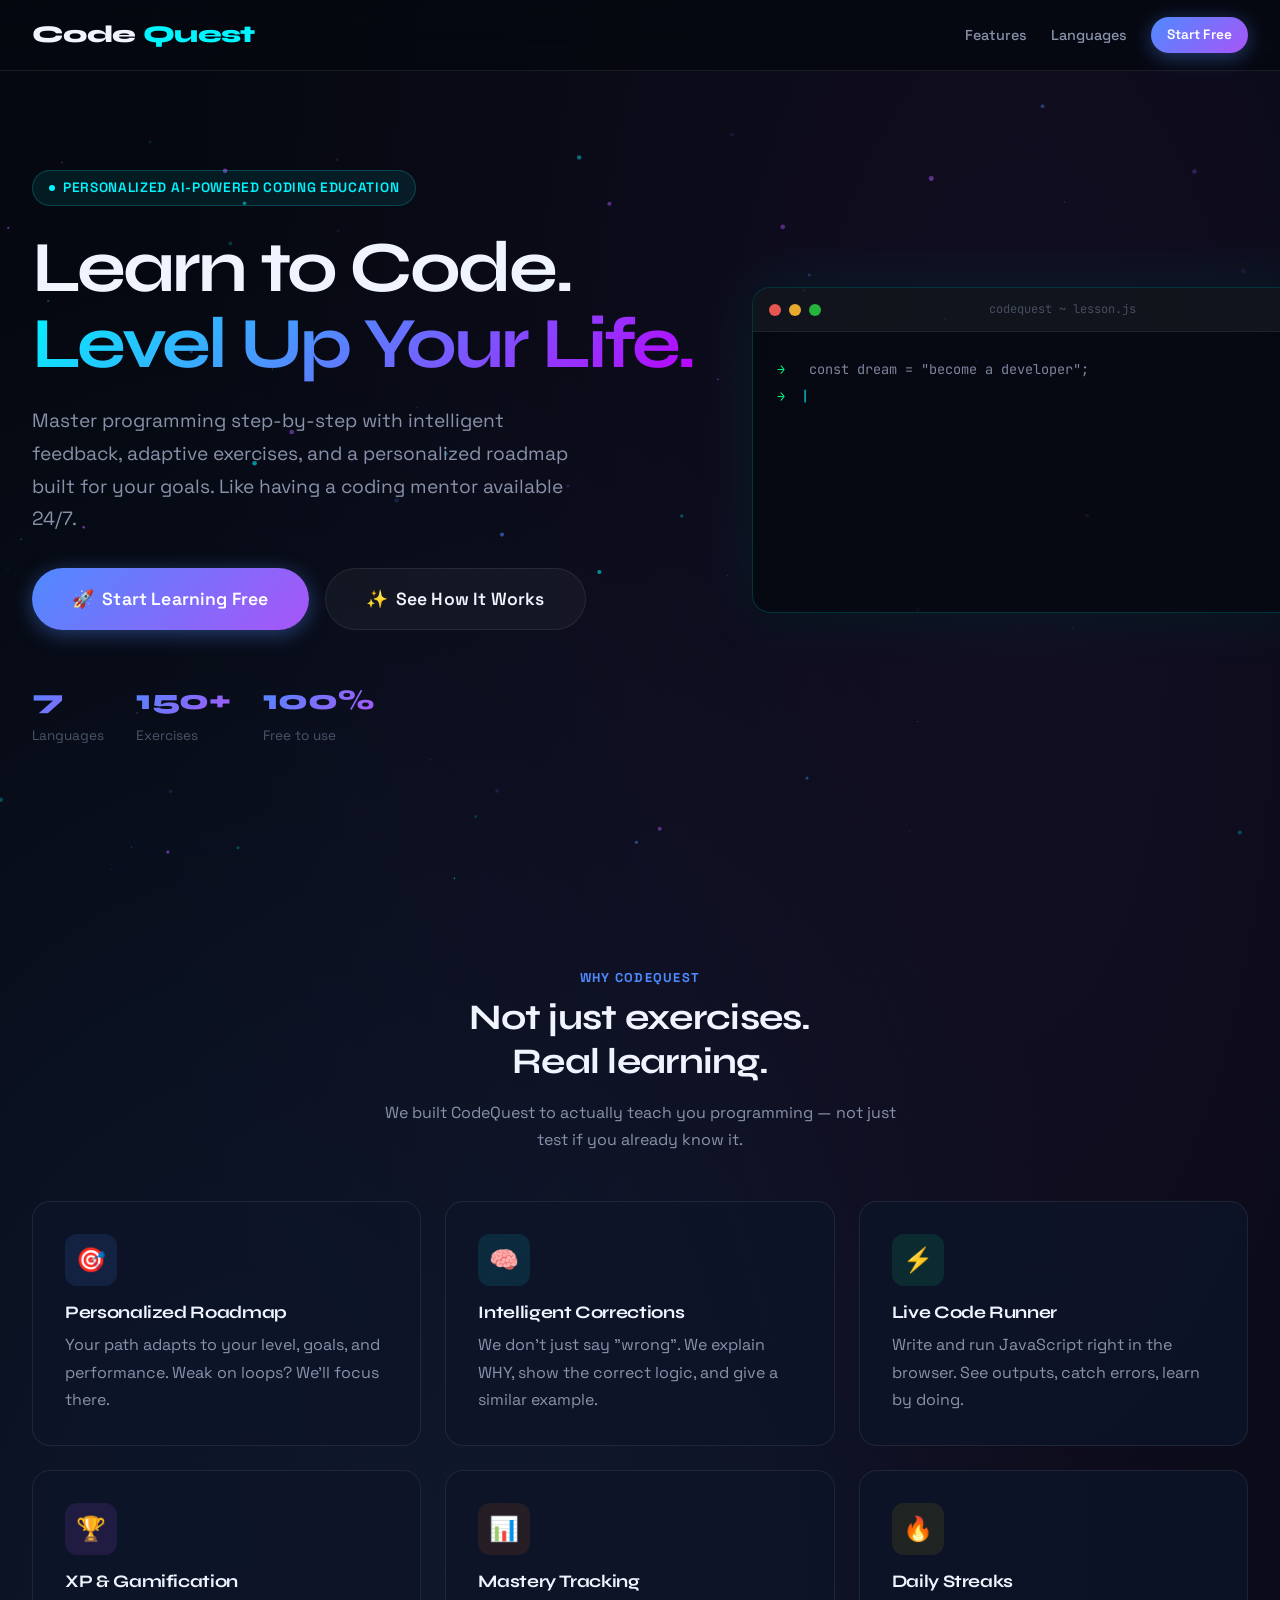
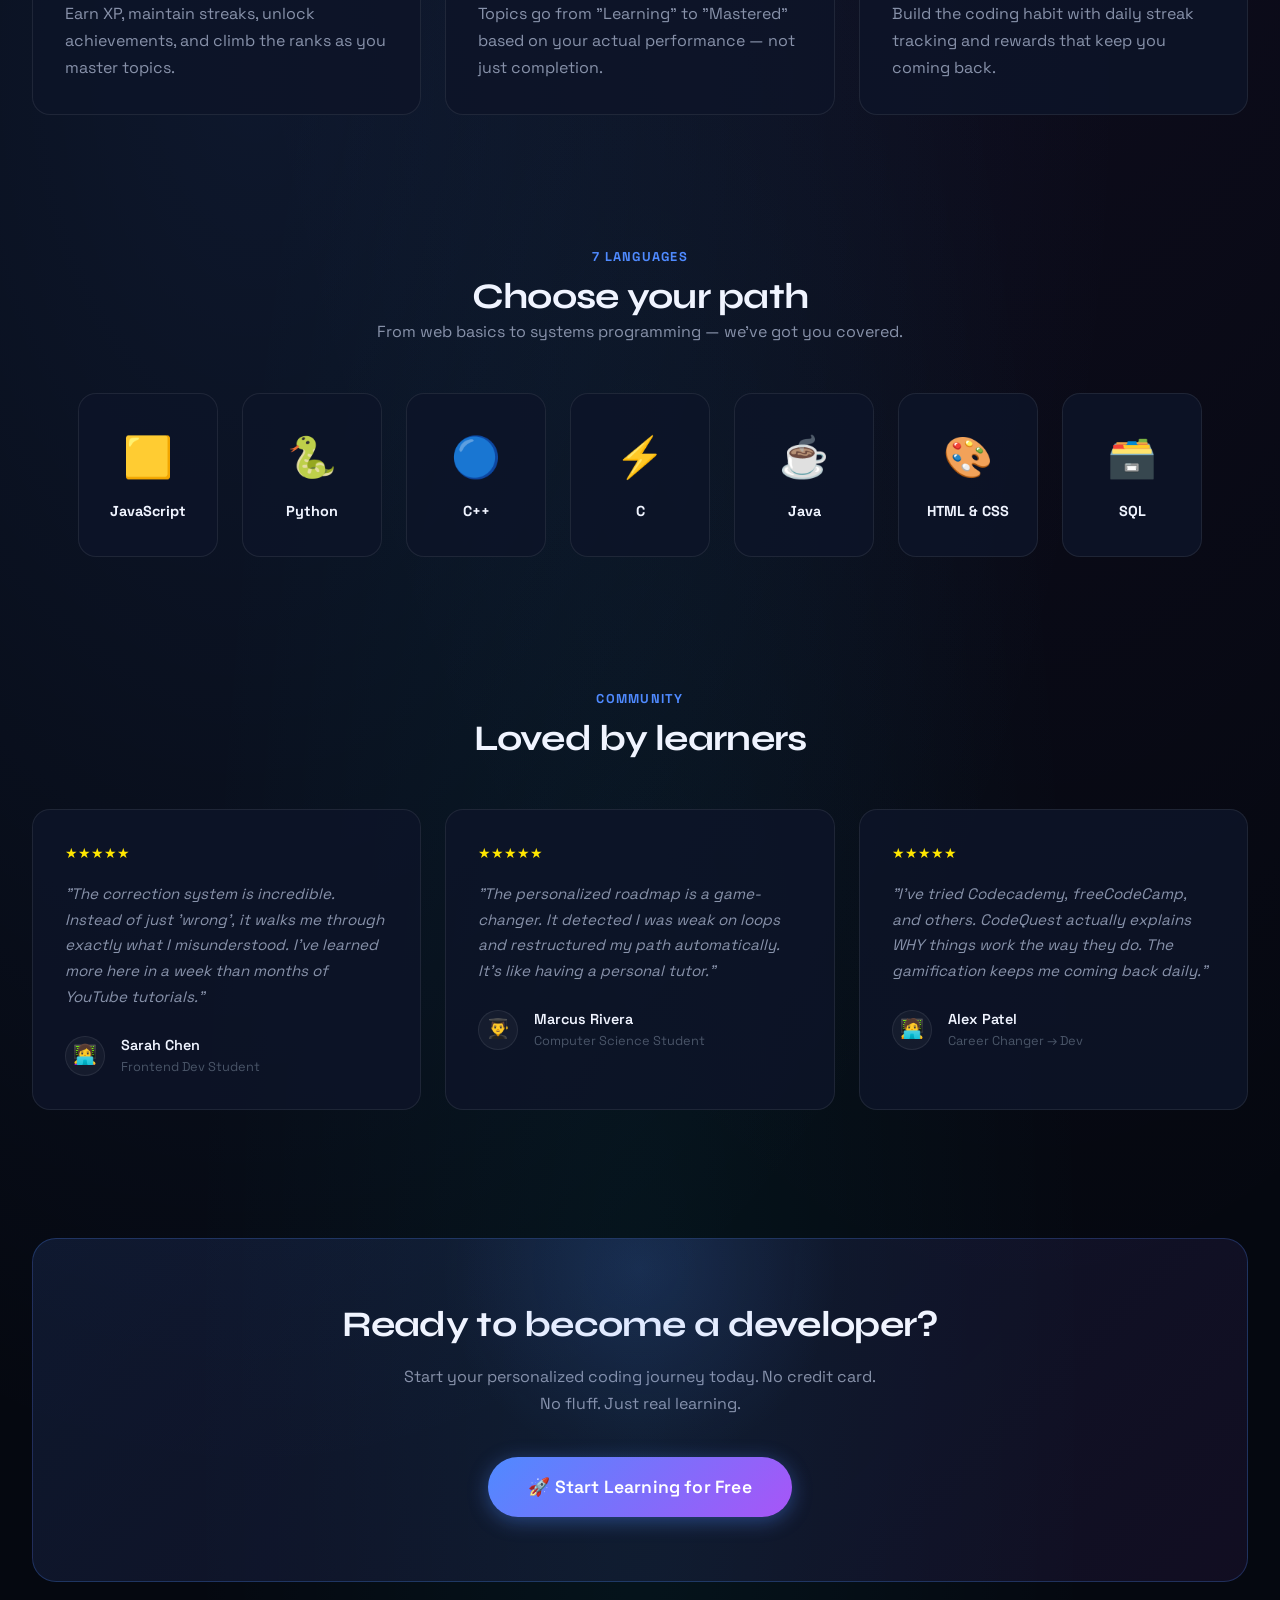
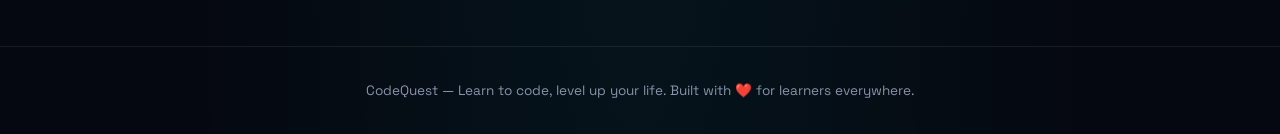
<file: index.html>
<!DOCTYPE html>
<html lang="en">
<head>
  <meta charset="UTF-8">
  <meta name="viewport" content="width=device-width, initial-scale=1.0">
  <title>CodeQuest — Learn to Code, Level Up Your Life</title>
  <link rel="stylesheet" href="css/global.css">
  <link rel="stylesheet" href="css/animations.css">
  <link rel="stylesheet" href="css/landing.css">
</head>
<body>

<!-- Navigation -->
<nav class="nav" id="nav">
  <a class="nav-logo" href="index.html">Code<span>Quest</span></a>
  <div class="nav-links">
    <a href="#features" class="nav-link">Features</a>
    <a href="#languages" class="nav-link">Languages</a>
    <a href="profile.html" class="nav-link" id="navProfile" style="display:none">My Profile</a>
    <a href="roadmap.html" class="btn btn-primary btn-sm" id="navContinue" style="display:none">Continue Learning</a>
    <a href="questionnaire.html" class="btn btn-primary btn-sm" id="navStart">Start Free</a>
  </div>
</nav>

<!-- Hero -->
<section class="hero">
  <canvas class="hero-canvas" id="particleCanvas"></canvas>

  <div class="container" style="width:100%;">
    <div class="hero-content page-enter">
      <div class="hero-badge">
        <span class="dot"></span>
        Personalized AI-Powered Coding Education
      </div>

      <h1>
        Learn to Code.<br>
        <span class="gradient-text">Level Up Your Life.</span>
      </h1>

      <p>Master programming step-by-step with intelligent feedback, adaptive exercises, and a personalized roadmap built for your goals. Like having a coding mentor available 24/7.</p>

      <div class="hero-cta">
        <a href="questionnaire.html" class="btn btn-primary btn-lg" id="heroStart">
          <span>🚀</span> Start Learning Free
        </a>
        <a href="#features" class="btn btn-secondary btn-lg">
          <span>✨</span> See How It Works
        </a>
      </div>

      <div class="hero-stats stagger-children">
        <div class="hero-stat">
          <div class="value">7</div>
          <div class="label">Languages</div>
        </div>
        <div class="hero-stat">
          <div class="value">150+</div>
          <div class="label">Exercises</div>
        </div>
        <div class="hero-stat">
          <div class="value">100%</div>
          <div class="label">Free to use</div>
        </div>
      </div>
    </div>

    <!-- Terminal visual -->
    <div class="hero-visual">
      <div class="hero-terminal">
        <div class="terminal-bar">
          <div class="terminal-dot"></div>
          <div class="terminal-dot"></div>
          <div class="terminal-dot"></div>
          <div class="terminal-title">codequest ~ lesson.js</div>
        </div>
        <div class="terminal-body" id="terminalBody">
          <div class="terminal-line"><span class="terminal-prompt">→</span><span class="terminal-cmd" id="terminalText"></span><span class="typing-cursor"></span></div>
        </div>
      </div>
    </div>
  </div>
</section>

<!-- Features -->
<section class="features-section" id="features">
  <div class="container">
    <div class="section-header">
      <span class="section-label">Why CodeQuest</span>
      <h2>Not just exercises.<br>Real learning.</h2>
      <p style="max-width:520px;margin:var(--space-md) auto 0;">We built CodeQuest to actually teach you programming — not just test if you already know it.</p>
    </div>

    <div class="features-grid stagger-children">
      <div class="feature-card">
        <div class="feature-icon" style="background:rgba(79,138,255,0.12);">🎯</div>
        <h4>Personalized Roadmap</h4>
        <p>Your path adapts to your level, goals, and performance. Weak on loops? We'll focus there.</p>
      </div>
      <div class="feature-card">
        <div class="feature-icon" style="background:rgba(0,245,255,0.1);">🧠</div>
        <h4>Intelligent Corrections</h4>
        <p>We don't just say "wrong". We explain WHY, show the correct logic, and give a similar example.</p>
      </div>
      <div class="feature-card">
        <div class="feature-icon" style="background:rgba(0,255,136,0.1);">⚡</div>
        <h4>Live Code Runner</h4>
        <p>Write and run JavaScript right in the browser. See outputs, catch errors, learn by doing.</p>
      </div>
      <div class="feature-card">
        <div class="feature-icon" style="background:rgba(168,85,247,0.12);">🏆</div>
        <h4>XP & Gamification</h4>
        <p>Earn XP, maintain streaks, unlock achievements, and climb the ranks as you master topics.</p>
      </div>
      <div class="feature-card">
        <div class="feature-icon" style="background:rgba(255,107,0,0.1);">📊</div>
        <h4>Mastery Tracking</h4>
        <p>Topics go from "Learning" to "Mastered" based on your actual performance — not just completion.</p>
      </div>
      <div class="feature-card">
        <div class="feature-icon" style="background:rgba(255,230,0,0.08);">🔥</div>
        <h4>Daily Streaks</h4>
        <p>Build the coding habit with daily streak tracking and rewards that keep you coming back.</p>
      </div>
    </div>
  </div>
</section>

<!-- Languages -->
<section class="languages-section" id="languages">
  <div class="container">
    <div class="section-header">
      <span class="section-label">7 Languages</span>
      <h2>Choose your path</h2>
      <p>From web basics to systems programming — we've got you covered.</p>
    </div>

    <div class="languages-grid stagger-children">
      <div class="lang-card lang-js" onclick="startLang('javascript')">
        <span class="lang-emoji">🟨</span>
        <span class="lang-name">JavaScript</span>
      </div>
      <div class="lang-card lang-python" onclick="startLang('python')">
        <span class="lang-emoji">🐍</span>
        <span class="lang-name">Python</span>
      </div>
      <div class="lang-card lang-cpp" onclick="startLang('cpp')">
        <span class="lang-emoji">🔵</span>
        <span class="lang-name">C++</span>
      </div>
      <div class="lang-card lang-c" onclick="startLang('c')">
        <span class="lang-emoji">⚡</span>
        <span class="lang-name">C</span>
      </div>
      <div class="lang-card lang-java" onclick="startLang('java')">
        <span class="lang-emoji">☕</span>
        <span class="lang-name">Java</span>
      </div>
      <div class="lang-card lang-html" onclick="startLang('html')">
        <span class="lang-emoji">🎨</span>
        <span class="lang-name">HTML & CSS</span>
      </div>
      <div class="lang-card lang-sql" onclick="startLang('sql')">
        <span class="lang-emoji">🗃️</span>
        <span class="lang-name">SQL</span>
      </div>
    </div>
  </div>
</section>

<!-- Testimonials -->
<section class="testimonials-section">
  <div class="container">
    <div class="section-header">
      <span class="section-label">Community</span>
      <h2>Loved by learners</h2>
    </div>

    <div class="testimonials-grid stagger-children">
      <div class="testimonial-card">
        <div class="testimonial-stars">★★★★★</div>
        <p class="testimonial-text">"The correction system is incredible. Instead of just 'wrong', it walks me through exactly what I misunderstood. I've learned more here in a week than months of YouTube tutorials."</p>
        <div class="testimonial-author">
          <div class="testimonial-avatar">👩‍💻</div>
          <div>
            <div class="testimonial-name">Sarah Chen</div>
            <div class="testimonial-handle">Frontend Dev Student</div>
          </div>
        </div>
      </div>

      <div class="testimonial-card">
        <div class="testimonial-stars">★★★★★</div>
        <p class="testimonial-text">"The personalized roadmap is a game-changer. It detected I was weak on loops and restructured my path automatically. It's like having a personal tutor."</p>
        <div class="testimonial-author">
          <div class="testimonial-avatar">👨‍🎓</div>
          <div>
            <div class="testimonial-name">Marcus Rivera</div>
            <div class="testimonial-handle">Computer Science Student</div>
          </div>
        </div>
      </div>

      <div class="testimonial-card">
        <div class="testimonial-stars">★★★★★</div>
        <p class="testimonial-text">"I've tried Codecademy, freeCodeCamp, and others. CodeQuest actually explains WHY things work the way they do. The gamification keeps me coming back daily."</p>
        <div class="testimonial-author">
          <div class="testimonial-avatar">🧑‍💻</div>
          <div>
            <div class="testimonial-name">Alex Patel</div>
            <div class="testimonial-handle">Career Changer → Dev</div>
          </div>
        </div>
      </div>
    </div>
  </div>
</section>

<!-- CTA -->
<section class="cta-section">
  <div class="container">
    <div class="cta-box">
      <h2>Ready to become a developer?</h2>
      <p style="margin:var(--space-md) auto;max-width:480px;">Start your personalized coding journey today. No credit card. No fluff. Just real learning.</p>
      <a href="questionnaire.html" class="btn btn-primary btn-lg" style="margin-top:var(--space-lg);">
        🚀 Start Learning for Free
      </a>
    </div>
  </div>
</section>

<footer class="footer">
  <div class="container">
    <p>CodeQuest — Learn to code, level up your life. Built with ❤️ for learners everywhere.</p>
  </div>
</footer>

<div id="toast-container"></div>

<script src="js/storage.js"></script>
<script src="js/ui.js"></script>
<script>
(function() {
  // Check if user already has a profile
  const profile = Storage.getProfile();
  if (profile && profile.language) {
    document.getElementById('navProfile').style.display = 'inline-flex';
    document.getElementById('navContinue').style.display = 'inline-flex';
    document.getElementById('navStart').style.display = 'none';
  }

  // Hero terminal typing animation
  const lines = [
    { text: 'const dream = "become a developer";', delay: 500 },
    { text: 'let skills = [];', delay: 1800 },
    { text: 'skills.push("JavaScript");', delay: 2600 },
    { text: 'skills.push("Problem Solving");', delay: 3500 },
    { text: 'console.log("You\'ve got this! 🚀");', delay: 4400 },
  ];

  const terminalBody = document.getElementById('terminalBody');
  let lineIdx = 0;

  function typeNextLine() {
    if (lineIdx >= lines.length) return;
    const { text, delay } = lines[lineIdx];
    lineIdx++;

    setTimeout(() => {
      const line = document.createElement('div');
      line.className = 'terminal-line';
      line.innerHTML = `<span class="terminal-prompt">→</span><span class="terminal-output">${text}</span>`;
      // Insert before the cursor line
      const cursorLine = terminalBody.querySelector('.typing-cursor')?.closest('.terminal-line');
      if (cursorLine) terminalBody.insertBefore(line, cursorLine);
      else terminalBody.appendChild(line);
      typeNextLine();
    }, delay);
  }

  typeNextLine();

  // Particles
  ParticlesBg.init('particleCanvas');

  // Language click → questionnaire with pre-selected lang
  window.startLang = function(lang) {
    window.location.href = `questionnaire.html?lang=${lang}`;
  };
})();
</script>
</body>
</html>
</file>
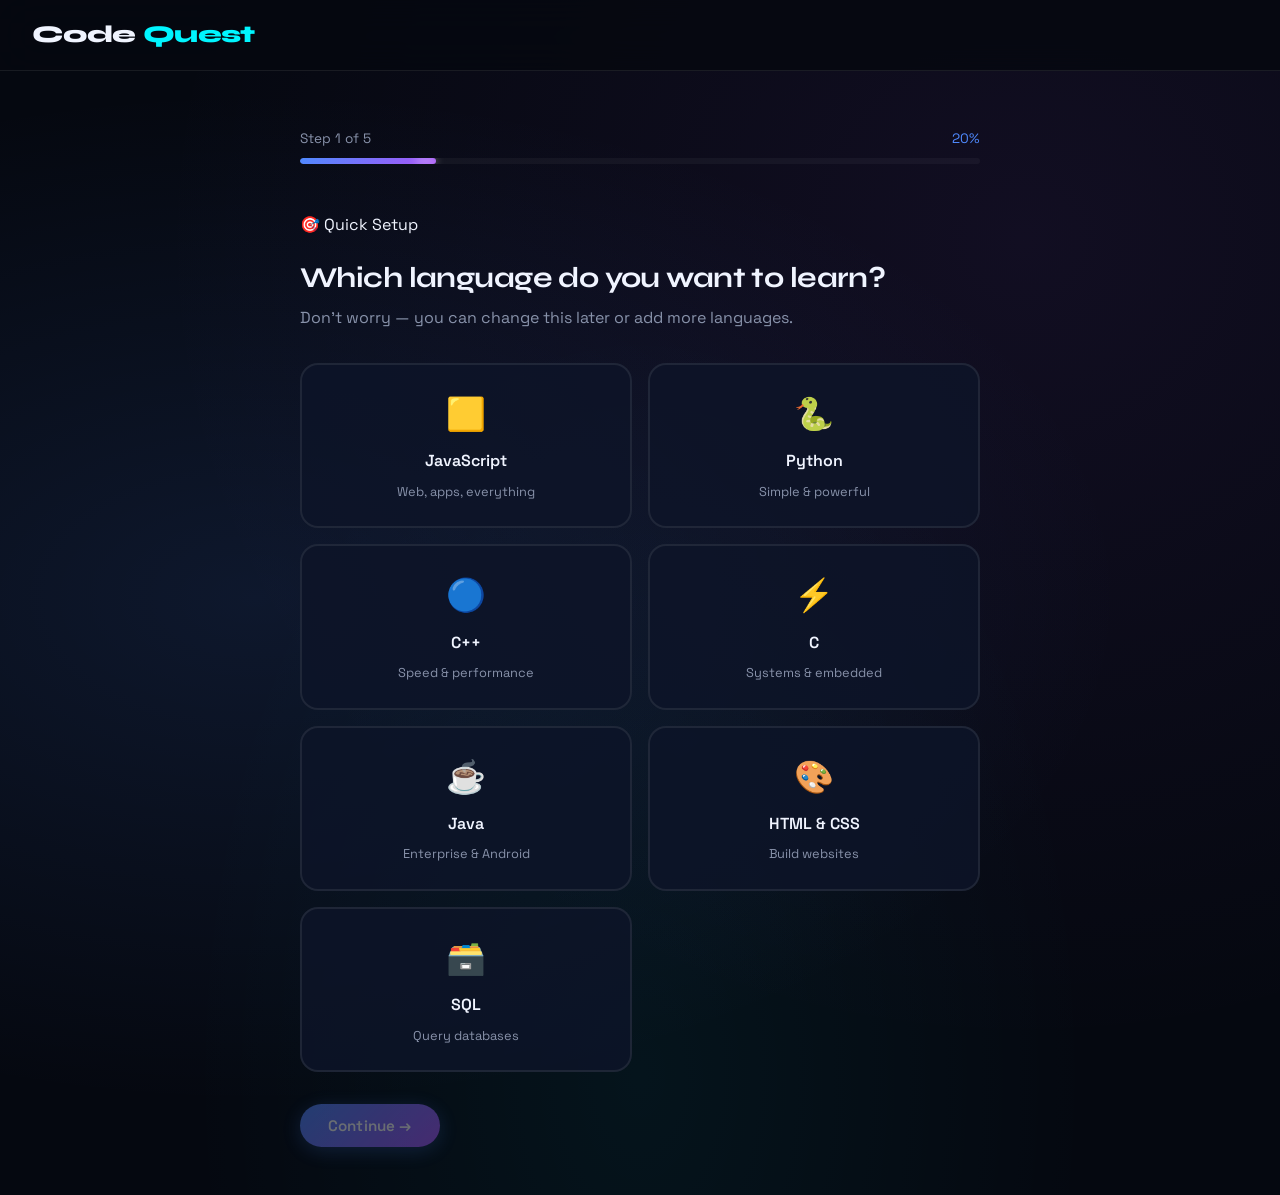
<file: challenge.html>
<!DOCTYPE html>
<html lang="en">
<head>
  <meta charset="UTF-8">
  <meta name="viewport" content="width=device-width, initial-scale=1.0">
  <title>CodeQuest — Challenge</title>
  <link rel="stylesheet" href="css/global.css">
  <link rel="stylesheet" href="css/animations.css">
  <link rel="stylesheet" href="css/pages.css">
</head>
<body>

<nav class="nav">
  <a class="nav-logo" href="index.html">Code<span>Quest</span></a>
  <div class="nav-links">
    <div id="navXp"></div>
    <a href="roadmap.html" class="nav-link">← Roadmap</a>
    <span id="timerDisplay" style="font-family:var(--font-code);color:var(--text-secondary);font-size:0.9rem;display:none;">⏱ <span id="timer">0:00</span></span>
    <a href="profile.html" class="nav-link">Profile</a>
  </div>
</nav>

<div class="page-wrapper">
  <div class="container">

    <!-- Challenge progress bar -->
    <div style="position:sticky;top:60px;z-index:40;padding:var(--space-sm) 0;background:rgba(5,8,16,0.9);backdrop-filter:blur(10px);">
      <div class="flex-between" style="margin-bottom:6px;">
        <span style="font-size:0.82rem;color:var(--text-secondary);" id="challengeLabel">Challenge 1 of 1</span>
        <div class="flex gap-md">
          <span style="font-size:0.82rem;color:var(--neon-yellow);" id="scoreDisplay">Score: 0</span>
          <span style="font-size:0.82rem;color:var(--primary);font-weight:700;" id="challengePct">0%</span>
        </div>
      </div>
      <div class="progress-bar">
        <div class="progress-fill" id="challengeBar" style="width:0%"></div>
      </div>
    </div>

    <div id="challengeContainer"></div>

  </div>
</div>

<!-- Challenge Complete Modal -->
<div class="modal-overlay" id="completeModal">
  <div class="modal" style="text-align:center;">
    <div style="font-size:4rem;margin-bottom:var(--space-md);" id="completeEmoji">🎉</div>
    <h2 id="completeTitle">Topic Complete!</h2>
    <p id="completeMessage" style="margin:var(--space-md) 0;color:var(--text-secondary);"></p>
    <div style="display:grid;grid-template-columns:repeat(3,1fr);gap:var(--space-md);margin:var(--space-xl) 0;" id="completeStats"></div>
    <div class="flex gap-md" style="justify-content:center;">
      <button class="btn btn-secondary" onclick="window.location.href='roadmap.html'">Back to Roadmap</button>
      <button class="btn btn-primary" onclick="window.location.href='profile.html'">View Profile</button>
    </div>
  </div>
</div>

<div id="toast-container"></div>

<script src="js/storage.js"></script>
<script src="js/ui.js"></script>
<script src="js/correctionEngine.js"></script>
<script src="js/adaptiveLearning.js"></script>
<script src="data/javascript.js"></script>
<script src="data/python.js"></script>
<script src="data/other-languages.js"></script>
<script>
(function() {
  const params    = new URLSearchParams(window.location.search);
  const lang      = params.get('lang');
  const topicId   = params.get('topic');
  const challengeId = params.get('id');

  const profile = Storage.getProfile();
  document.getElementById('navXp').innerHTML = Nav.renderXP(profile.xp, profile.level_num);

  if (!lang || !topicId || !COURSES[lang]) { window.location.href = 'roadmap.html'; return; }

  const course = COURSES[lang];
  const topic  = course.topics.find(t => t.id === topicId);
  if (!topic) { window.location.href = 'roadmap.html'; return; }

  const challenges = topic.challenges || [];
  if (challenges.length === 0) {
    document.getElementById('challengeContainer').innerHTML = `
      <div class="flex-center" style="height:300px;flex-direction:column;gap:var(--space-lg);">
        <div style="font-size:3rem;">📭</div>
        <h3>No challenges yet for this topic.</h3>
        <a href="roadmap.html" class="btn btn-primary">Back to Roadmap</a>
      </div>
    `;
    return;
  }

  let currentIdx = 0;
  let totalScore = 0;
  let timerStart = Date.now();
  let timerInterval = null;
  let hintsUsed = 0;
  let hintsRevealed = 0;
  let submitted = false;

  // Start timer
  function startTimer() {
    timerStart = Date.now();
    document.getElementById('timerDisplay').style.display = 'flex';
    clearInterval(timerInterval);
    timerInterval = setInterval(() => {
      const elapsed = Math.floor((Date.now() - timerStart) / 1000);
      const m = Math.floor(elapsed / 60);
      const s = elapsed % 60;
      document.getElementById('timer').textContent = `${m}:${s.toString().padStart(2,'0')}`;
    }, 1000);
  }

  function updateHeader() {
    const pct = Math.round(((currentIdx) / challenges.length) * 100);
    document.getElementById('challengeLabel').textContent = `Challenge ${currentIdx + 1} of ${challenges.length}`;
    document.getElementById('challengePct').textContent = pct + '%';
    document.getElementById('scoreDisplay').textContent = 'Score: ' + totalScore;
    ProgressUI.animateBar(document.getElementById('challengeBar'), pct);
  }

  function renderChallenge(index) {
    const ch = challenges[index];
    submitted = false;
    hintsRevealed = 0;
    clearInterval(timerInterval);
    startTimer();
    updateHeader();

    const container = document.getElementById('challengeContainer');

    if (ch.type === 'multiple_choice') {
      renderMultipleChoice(ch);
    } else if (ch.type === 'coding' || ch.type === 'debugging') {
      renderCodingChallenge(ch);
    } else {
      renderMultipleChoice(ch); // fallback
    }
  }

  function renderMultipleChoice(ch) {
    const container = document.getElementById('challengeContainer');
    const options = ch.options || [];

    container.innerHTML = `
      <div class="page-enter" style="max-width:720px;margin:var(--space-xl) auto;">

        <!-- Header -->
        <div class="glass-card" style="padding:var(--space-xl);margin-bottom:var(--space-lg);">
          <div class="flex gap-md" style="margin-bottom:var(--space-md);">
            <span class="badge badge-purple">${ch.type.replace('_',' ')}</span>
            <span class="badge badge-${ch.difficulty === 'hard' ? 'danger' : ch.difficulty === 'medium' ? 'warning' : 'success'}">${ch.difficulty}</span>
            <span class="badge badge-primary">+${ch.xpReward} XP</span>
          </div>
          <h2 style="margin-bottom:var(--space-md);">${ch.title}</h2>
          <p style="color:var(--text-secondary);">${ch.instructions}</p>

          ${ch.code ? `<pre class="code-block" style="margin-top:var(--space-lg);">${SyntaxHighlighter.highlight(ch.code, lang)}</pre>` : ''}
        </div>

        <!-- Options -->
        <div id="optionsContainer">
          ${options.map((opt, i) => `
            <div class="quiz-option" data-index="${i}" id="opt_${i}" onclick="selectMCOption(${i})">
              <span style="width:28px;height:28px;border-radius:50%;background:var(--bg-glass);border:1px solid var(--border);display:flex;align-items:center;justify-content:center;font-size:0.8rem;flex-shrink:0;font-weight:700;">${String.fromCharCode(65+i)}</span>
              <span>${opt}</span>
            </div>
          `).join('')}
        </div>

        <!-- Correction panel (hidden initially) -->
        <div id="correctionPanelMC" style="display:none;margin-top:var(--space-lg);"></div>

        <!-- Actions -->
        <div class="flex gap-md" style="margin-top:var(--space-xl);">
          <button class="btn btn-primary" id="submitBtnMC" onclick="submitMC()" disabled>Submit Answer</button>
        </div>
      </div>
    `;

    window._selectedMCIdx = null;
  }

  window.selectMCOption = function(i) {
    if (submitted) return;
    window._selectedMCIdx = i;
    document.querySelectorAll('.quiz-option').forEach(o => o.classList.remove('selected'));
    document.getElementById(`opt_${i}`).classList.add('selected');
    document.getElementById('submitBtnMC').disabled = false;
  };

  window.submitMC = function() {
    if (submitted || window._selectedMCIdx === null) return;
    const ch = challenges[currentIdx];
    submitted = true;

    const result = CorrectionEngine.analyze(ch, window._selectedMCIdx);
    showCorrectionMC(result, ch);
  };

  function showCorrectionMC(result, ch) {
    // Style options
    const correct = ch.correctIndex ?? ch.correct;
    document.querySelectorAll('.quiz-option').forEach(opt => {
      opt.style.pointerEvents = 'none';
      const i = parseInt(opt.dataset.index);
      if (i === correct) opt.classList.add('correct');
      else if (i === window._selectedMCIdx && !result.isCorrect) opt.classList.add('wrong');
    });

    const panel = document.getElementById('correctionPanelMC');
    panel.style.display = 'block';
    panel.innerHTML = buildCorrectionHTML(result, ch);

    if (result.isCorrect) {
      totalScore += ch.xpReward;
      const xpResult = Storage.addXP(ch.xpReward);
      Storage.markChallengeComplete(lang, ch.relatedTopic || topicId, ch.id, 100);
      XPAnimation.show(ch.xpReward);
      Confetti.burst();
      Achievements.check(xpResult.profile);
      document.getElementById('navXp').innerHTML = Nav.renderXP(xpResult.profile.xp, xpResult.profile.level_num);
    } else {
      Storage.logMistake(lang, topicId, ch.id, { type: 'wrong_answer' });
    }

    panel.scrollIntoView({ behavior: 'smooth', block: 'nearest' });

    // Show next/finish button
    const actions = panel.querySelector('.correction-actions');
    if (actions) {
      const btn = document.createElement('button');
      btn.className = 'btn btn-primary';
      btn.textContent = currentIdx < challenges.length - 1 ? 'Next Challenge →' : '🎉 Finish';
      btn.onclick = () => {
        if (currentIdx < challenges.length - 1) {
          currentIdx++;
          renderChallenge(currentIdx);
        } else {
          showComplete();
        }
      };
      actions.appendChild(btn);
    }
  }

  function renderCodingChallenge(ch) {
    const container = document.getElementById('challengeContainer');

    container.innerHTML = `
      <div class="page-enter">
        <div class="challenge-layout">

          <!-- Left: problem -->
          <div class="challenge-left">
            <div class="challenge-card">
              <div class="challenge-title-bar">
                <div>
                  <div class="flex gap-sm" style="margin-bottom:var(--space-sm);">
                    <span class="badge badge-purple">${ch.type.replace('_',' ')}</span>
                    <span class="badge badge-${ch.difficulty === 'hard' ? 'danger' : ch.difficulty === 'medium' ? 'warning' : 'success'}">${ch.difficulty}</span>
                    <span class="badge badge-primary">+${ch.xpReward} XP</span>
                  </div>
                  <h3>${ch.title}</h3>
                </div>
              </div>
              <p style="color:var(--text-secondary);margin-bottom:var(--space-lg);">${ch.instructions}</p>
            </div>

            <!-- Hints -->
            <div class="challenge-card">
              <h4 style="margin-bottom:var(--space-md);font-size:0.9rem;">💡 Hints <span style="color:var(--text-muted);font-size:0.8rem;">(${(ch.hints||[]).length} available)</span></h4>
              <div class="hints-container" id="hintsContainer">
                ${(ch.hints || []).map((h, i) => `
                  <div class="hint-item" id="hint_${i}" onclick="revealHint(${i})">
                    <span class="hint-icon">💡</span>
                    ${i <= hintsRevealed - 1 ? h : `Click to reveal hint ${i+1}...`}
                  </div>
                `).join('')}
              </div>
            </div>

            <!-- Correction panel -->
            <div id="correctionPanel" style="display:none;"></div>
          </div>

          <!-- Right: editor -->
          <div class="challenge-right">
            <div class="code-editor-wrapper">
              <div class="editor-header">
                <span>${lang === 'javascript' ? 'script.js' : lang === 'python' ? 'main.py' : 'main.' + lang}</span>
                <div class="flex gap-sm">
                  <button class="btn btn-ghost btn-sm" onclick="resetCode()" title="Reset">↺ Reset</button>
                  <button class="btn btn-success btn-sm" onclick="runCode()">▶ Run</button>
                </div>
              </div>
              <textarea class="code-textarea" id="codeEditor" spellcheck="false" placeholder="Write your code here...">${ch.starterCode || ''}</textarea>
            </div>

            <!-- Output -->
            <div class="challenge-card">
              <h4 style="margin-bottom:var(--space-sm);font-size:0.9rem;">📤 Output</h4>
              <div class="output-box" id="outputBox">
                <span style="color:var(--text-muted);">Run your code to see output...</span>
              </div>
            </div>

            <!-- Submit -->
            <div class="flex gap-md">
              <button class="btn btn-secondary" onclick="runCode()">▶ Run Code</button>
              <button class="btn btn-primary" id="submitBtn" onclick="submitCode()">Submit Answer ✓</button>
            </div>
          </div>

        </div>
      </div>
    `;

    // Tab key in editor
    document.getElementById('codeEditor').addEventListener('keydown', function(e) {
      if (e.key === 'Tab') {
        e.preventDefault();
        const start = this.selectionStart;
        const end   = this.selectionEnd;
        this.value = this.value.substring(0, start) + '  ' + this.value.substring(end);
        this.selectionStart = this.selectionEnd = start + 2;
      }
    });
  }

  window.revealHint = function(i) {
    const ch = challenges[currentIdx];
    if (i > hintsRevealed) return; // must reveal in order
    const hints = ch.hints || [];
    const el = document.getElementById(`hint_${i}`);
    if (el) {
      el.innerHTML = `<span class="hint-icon">💡</span>${hints[i]}`;
      el.style.background = 'rgba(255,230,0,0.1)';
    }
    hintsRevealed = Math.max(hintsRevealed, i + 1);
    hintsUsed++;
  };

  window.resetCode = function() {
    const ch = challenges[currentIdx];
    document.getElementById('codeEditor').value = ch.starterCode || '';
    document.getElementById('outputBox').innerHTML = '<span style="color:var(--text-muted);">Run your code to see output...</span>';
  };

  window.runCode = function() {
    const code   = document.getElementById('codeEditor').value;
    const output = document.getElementById('outputBox');
    const result = CorrectionEngine._safeRun(code);

    if (result.error) {
      output.innerHTML = `<span class="output-error">❌ ${result.error}</span>`;
      const explained = CorrectionEngine._explainError(result.error, code);
      output.innerHTML += `<br><span style="color:var(--text-secondary);font-size:0.82rem;margin-top:4px;display:block;">💡 ${explained}</span>`;
    } else if (result.output) {
      output.innerHTML = `<span style="color:var(--neon-green);">${escapeHTML(result.output)}</span>`;
    } else {
      output.innerHTML = `<span style="color:var(--text-muted);">(no output)</span>`;
    }
  };

  window.submitCode = function() {
    if (submitted) return;
    const ch   = challenges[currentIdx];
    const code = document.getElementById('codeEditor').value;

    if (!code.trim()) { Toast.error('Write some code first!'); return; }

    submitted = true;
    document.getElementById('submitBtn').disabled = true;

    const elapsedSecs = Math.floor((Date.now() - timerStart) / 1000);
    const result = CorrectionEngine.analyze(ch, code);

    // XP (reduce by hints used)
    let xpEarned = result.isCorrect ? ch.xpReward : Math.floor(ch.xpReward * 0.1);
    xpEarned = Math.max(xpEarned - (hintsUsed * 5), result.isCorrect ? 5 : 0);

    if (result.isCorrect) {
      totalScore += xpEarned;
      const xpResult = Storage.addXP(xpEarned);
      Storage.markChallengeComplete(lang, topicId, ch.id, result.score);
      Storage.logActivity('challenge_complete', { lang, topicId, challengeId: ch.id, score: result.score });
      Storage.updateStreak();
      XPAnimation.show(xpEarned);
      Confetti.burst();
      Achievements.check(xpResult.profile);
      document.getElementById('navXp').innerHTML = Nav.renderXP(xpResult.profile.xp, xpResult.profile.level_num);

      if (elapsedSecs < 60) {
        Storage.updateProfile({ hasQuickFinish: true });
      }
    } else {
      Storage.logMistake(lang, topicId, ch.id, { code, error: result.feedback });
    }

    // Show correction
    const corrPanel = document.getElementById('correctionPanel');
    corrPanel.style.display = 'block';
    corrPanel.innerHTML = buildCorrectionHTML(result, ch, xpEarned);
    corrPanel.scrollIntoView({ behavior: 'smooth', block: 'nearest' });

    // Add next button
    setTimeout(() => {
      const actions = corrPanel.querySelector('.correction-actions');
      if (actions) {
        const btn = document.createElement('button');
        btn.className = 'btn btn-primary';
        btn.textContent = currentIdx < challenges.length - 1 ? 'Next Challenge →' : '🎉 Finish';
        btn.onclick = () => {
          if (currentIdx < challenges.length - 1) {
            currentIdx++;
            renderChallenge(currentIdx);
            window.scrollTo({ top: 0, behavior: 'smooth' });
          } else {
            showComplete();
          }
        };
        actions.appendChild(btn);
      }
    }, 100);
  };

  function buildCorrectionHTML(result, ch, xpEarned) {
    const isCorrect = result.isCorrect;
    let html = `
      <div class="correction-panel">
        <div class="correction-status ${isCorrect ? 'correct' : 'wrong'}">
          <span style="font-size:1.5rem;">${isCorrect ? '✅' : '❌'}</span>
          <div>
            <div style="font-size:1.1rem;">${result.feedback}</div>
            ${xpEarned ? `<div style="font-size:0.85rem;opacity:0.8;">+${xpEarned} XP earned</div>` : ''}
          </div>
        </div>
    `;

    if (result.explanation) {
      html += `
        <div class="explanation-block">
          <h5>💡 Explanation</h5>
          <p style="color:var(--text-secondary);font-size:0.92rem;line-height:1.7;">${result.explanation}</p>
        </div>
      `;
    }

    if (result.steps && result.steps.length > 0) {
      html += `
        <div class="explanation-block">
          <h5>📋 Step-by-Step</h5>
          ${result.steps.map(s => `
            <div class="step-explanation">
              <span class="step-num">${s.step}</span>
              <span style="color:var(--text-secondary);white-space:pre-wrap;">${s.text}</span>
            </div>
          `).join('')}
        </div>
      `;
    }

    if (!isCorrect && ch.solution) {
      html += `
        <div class="explanation-block">
          <h5>✅ One Correct Solution</h5>
          <pre class="code-block" style="margin-top:var(--space-sm);">${SyntaxHighlighter.highlight(ch.solution, lang)}</pre>
        </div>
      `;
    }

    if (result.encouragement) {
      html += `<p style="font-style:italic;color:var(--text-muted);margin-top:var(--space-md);font-size:0.9rem;">
        ${isCorrect ? '🌟' : '💪'} ${result.encouragement}
      </p>`;
    }

    if (result.lessonToRevisit) {
      html += `
        <div style="margin-top:var(--space-md);">
          <a href="lesson.html?lang=${lang}&topic=${topicId}&lesson=${result.lessonToRevisit}" class="btn btn-secondary btn-sm">
            📖 Revisit Related Lesson
          </a>
        </div>
      `;
    }

    html += `<div class="correction-actions flex gap-md" style="margin-top:var(--space-lg);"></div></div>`;
    return html;
  }

  function showComplete() {
    clearInterval(timerInterval);
    const tp = Storage.getTopicProgress(lang, topicId);
    const mastery = AdaptiveLearning.calculateMastery(tp);
    const allDone = challenges.filter(c => tp.challengesCompleted?.includes(c.id)).length;

    document.getElementById('completeEmoji').textContent = mastery >= 75 ? '🏆' : '🎉';
    document.getElementById('completeTitle').textContent = mastery >= 75 ? 'Topic Mastered!' : 'Session Complete!';
    document.getElementById('completeMessage').textContent = `You completed ${allDone} challenges for "${topic.title}".`;
    document.getElementById('completeStats').innerHTML = `
      <div class="stat-box"><span class="value" style="color:var(--neon-yellow);">${totalScore}</span><div class="label">XP Earned</div></div>
      <div class="stat-box"><span class="value" style="color:var(--neon-green);">${mastery}%</span><div class="label">Mastery</div></div>
      <div class="stat-box"><span class="value" style="color:var(--primary);">${allDone}/${challenges.length}</span><div class="label">Completed</div></div>
    `;

    Storage.logActivity('topic_session_end', { lang, topicId, score: totalScore });
    const currentTopicProgress = Storage.getTopicProgress(lang, topicId);
currentTopicProgress.status = 'completed';
Storage.setTopicProgress(lang, topicId, currentTopicProgress);

// unlock next topic
const currentTopicIndex = course.topics.findIndex(t => t.id === topicId);

if (currentTopicIndex !== -1 && currentTopicIndex < course.topics.length - 1) {
  const nextTopic = course.topics[currentTopicIndex + 1];
  Storage.unlockTopic(lang, nextTopic.id);
}
    Modal.open('completeModal');
    Confetti.burst();
  }

  function escapeHTML(str) {
    return String(str).replace(/&/g,'&amp;').replace(/</g,'&lt;').replace(/>/g,'&gt;');
  }

  // Init
  renderChallenge(0);

})();
</script>
</body>
</html>
</file>
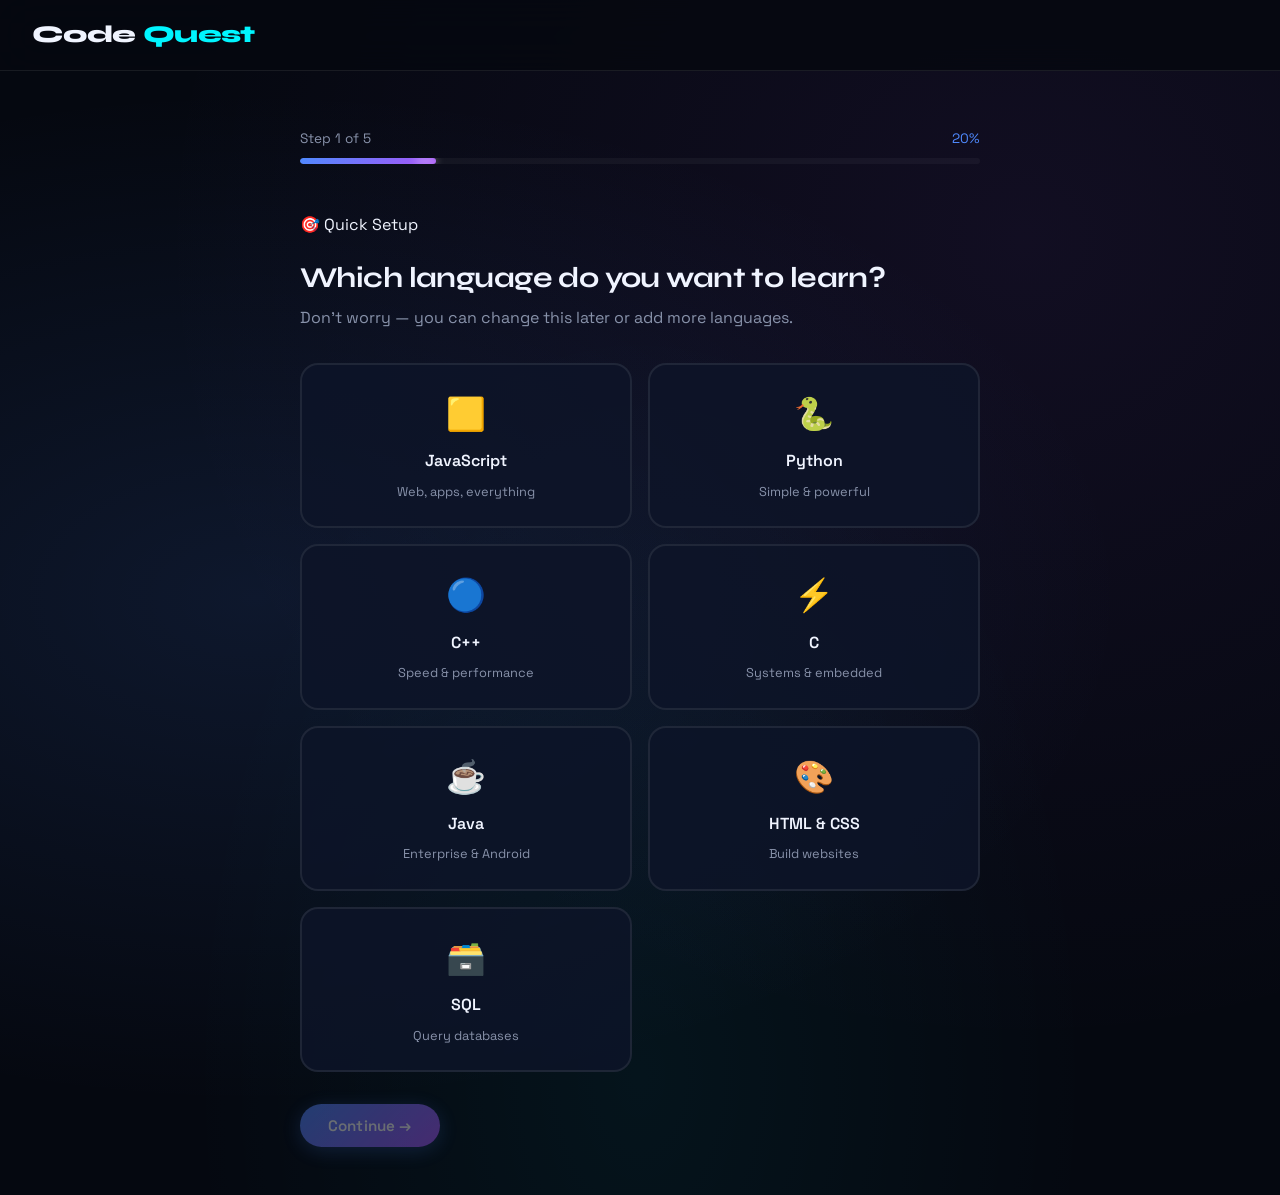
<file: lesson.html>
<!DOCTYPE html>
<html lang="en">
<head>
  <meta charset="UTF-8">
  <meta name="viewport" content="width=device-width, initial-scale=1.0">
  <title>CodeQuest — Lesson</title>
  <link rel="stylesheet" href="css/global.css">
  <link rel="stylesheet" href="css/animations.css">
  <link rel="stylesheet" href="css/pages.css">
</head>
<body>

<nav class="nav">
  <a class="nav-logo" href="index.html">Code<span>Quest</span></a>
  <div class="nav-links">
    <div id="navXp"></div>
    <a href="roadmap.html" class="nav-link">← Roadmap</a>
    <a href="profile.html" class="nav-link">Profile</a>
  </div>
</nav>

<div class="page-wrapper">
  <div class="container">

    <!-- Lesson progress bar at top -->
    <div style="position:sticky;top:60px;z-index:40;padding:var(--space-sm) 0;background:rgba(5,8,16,0.9);backdrop-filter:blur(10px);">
      <div class="flex-between" style="margin-bottom:6px;">
        <span style="font-size:0.82rem;color:var(--text-secondary);" id="lessonProgressLabel">Lesson 1 of 1</span>
        <span style="font-size:0.82rem;color:var(--primary);font-weight:700;" id="lessonProgressPct">0%</span>
      </div>
      <div class="progress-bar">
        <div class="progress-fill" id="lessonProgressBar" style="width:0%"></div>
      </div>
    </div>

    <!-- Main lesson layout -->
    <div class="lesson-layout" id="lessonLayout">
      <!-- Left sidebar: lesson nav -->
      <div class="lesson-sidebar-left" id="lessonSidebar"></div>

      <!-- Main content -->
      <div class="lesson-content-main page-enter" id="lessonContent">
        <div class="flex-center" style="height:300px;">
          <div class="spinner"></div>
        </div>
      </div>

      <!-- Right sidebar: stats & hints -->
      <div class="lesson-sidebar-right" id="lessonRightSidebar"></div>
    </div>

  </div>
</div>

<!-- Quiz Result Modal -->
<div class="modal-overlay" id="quizModal">
  <div class="modal">
    <div id="quizModalContent"></div>
    <div style="margin-top:var(--space-xl);">
      <button class="btn btn-primary" id="quizContinueBtn">Continue →</button>
    </div>
  </div>
</div>

<!-- Lesson Complete Modal -->
<div class="modal-overlay" id="completeModal">
  <div class="modal" style="text-align:center;">
    <div style="font-size:4rem;margin-bottom:var(--space-md);">🎉</div>
    <h2>Lesson Complete!</h2>
    <p id="completeMessage" style="margin:var(--space-md) 0;"></p>
    <div id="completeXP" style="font-size:2rem;font-weight:800;color:var(--neon-yellow);margin:var(--space-md) 0;"></div>
    <div class="flex gap-md" style="justify-content:center;margin-top:var(--space-xl);">
      <button class="btn btn-secondary" onclick="window.location.href='roadmap.html'">Back to Roadmap</button>
      <button class="btn btn-primary" id="nextLessonBtn">Next Lesson →</button>
    </div>
  </div>
</div>

<div id="toast-container"></div>

<script src="js/storage.js"></script>
<script src="js/ui.js"></script>
<script src="js/adaptiveLearning.js"></script>
<script src="data/javascript.js"></script>
<script src="data/python.js"></script>
<script src="data/other-languages.js"></script>
<script>
(function() {
  const params  = new URLSearchParams(window.location.search);
  const lang    = params.get('lang');
  const topicId = params.get('topic');
  const lessonId= params.get('lesson');

  const profile = Storage.getProfile();
  document.getElementById('navXp').innerHTML = Nav.renderXP(profile.xp, profile.level_num);

  if (!lang || !topicId || !COURSES[lang]) {
    window.location.href = 'roadmap.html'; return;
  }

  const course = COURSES[lang];
  const topic  = course.topics.find(t => t.id === topicId);
  if (!topic) { window.location.href = 'roadmap.html'; return; }

  const lessons = topic.lessons || [];
  if (lessons.length === 0) {
    // No lessons, go to challenges
    window.location.href = `challenge.html?lang=${lang}&topic=${topicId}`;
    return;
  }

  let currentLessonIndex = 0;
  if (lessonId) {
    const idx = lessons.findIndex(l => l.id === lessonId);
    if (idx !== -1) currentLessonIndex = idx;
  }

  function updateProgress() {
    const pct = Math.round(((currentLessonIndex + 1) / lessons.length) * 100);
    document.getElementById('lessonProgressLabel').textContent = `Lesson ${currentLessonIndex + 1} of ${lessons.length}`;
    document.getElementById('lessonProgressPct').textContent = pct + '%';
    ProgressUI.animateBar(document.getElementById('lessonProgressBar'), pct);
  }

  function renderSidebar() {
    const sidebar = document.getElementById('lessonSidebar');
    sidebar.innerHTML = `
      <div class="glass-card" style="padding:var(--space-lg);">
        <div style="font-size:0.8rem;text-transform:uppercase;letter-spacing:0.08em;color:var(--text-muted);margin-bottom:var(--space-md);">${topic.emoji} ${topic.title}</div>
        ${lessons.map((l, i) => `
          <div style="display:flex;align-items:center;gap:10px;padding:10px;border-radius:var(--radius-md);cursor:pointer;transition:all 0.2s;${i === currentLessonIndex ? 'background:rgba(79,138,255,0.1);border:1px solid var(--primary)' : 'border:1px solid transparent'};"
            onclick="goToLesson(${i})" onmouseover="if(${i}!==currentLessonIndex)this.style.background='var(--bg-glass)'" onmouseout="if(${i}!==currentLessonIndex)this.style.background=''">
            <span style="font-size:1rem;">${i < currentLessonIndex ? '✅' : i === currentLessonIndex ? '▶️' : '⬜'}</span>
            <span style="font-size:0.88rem;font-weight:${i === currentLessonIndex ? '700' : '400'};color:${i === currentLessonIndex ? 'var(--text-primary)' : 'var(--text-secondary)'};">${l.title}</span>
          </div>
        `).join('')}
        <div style="margin-top:var(--space-lg);padding-top:var(--space-md);border-top:1px solid var(--border);">
          <a href="challenge.html?lang=${lang}&topic=${topicId}" class="btn btn-secondary" style="width:100%;justify-content:center;">
            ⚔️ Practice Challenges
          </a>
        </div>
      </div>
    `;
  }

  function renderRightSidebar() {
    const tp = Storage.getTopicProgress(lang, topicId);
    const mastery = AdaptiveLearning.calculateMastery(tp);
    const sidebar = document.getElementById('lessonRightSidebar');
    sidebar.innerHTML = `
      <div class="glass-card" style="padding:var(--space-lg);margin-bottom:var(--space-md);">
        <h4 style="font-size:0.9rem;margin-bottom:var(--space-md);">Your Progress</h4>
        <div class="stat-box" style="margin-bottom:var(--space-sm);">
          <span class="value" style="color:var(--neon-green);font-size:1.8rem;">${mastery}%</span>
          <div class="label">Topic Mastery</div>
        </div>
        <div class="progress-bar" style="margin-top:var(--space-sm);">
          <div class="progress-fill" style="width:${mastery}%"></div>
        </div>
      </div>
      <div class="glass-card" style="padding:var(--space-lg);">
        <h4 style="font-size:0.9rem;margin-bottom:var(--space-sm);">💡 Key Tip</h4>
        <p style="font-size:0.85rem;color:var(--text-secondary);line-height:1.6;">Read code out loud as you go. It helps your brain understand it faster.</p>
      </div>
    `;
  }

  function renderLesson(index) {
    const lesson  = lessons[index];
    const content = document.getElementById('lessonContent');

    let html = `
      <div class="lesson-header">
        <div class="flex gap-md" style="align-items:center;margin-bottom:var(--space-md);">
          <span class="badge badge-primary">${topic.title}</span>
          <span class="badge badge-purple">${topic.difficulty}</span>
        </div>
        <h1 style="font-size:2rem;margin-bottom:var(--space-sm);">${lesson.title}</h1>
      </div>
    `;

    let quizCount = 0;

    for (const block of lesson.content) {
      html += renderBlock(block, quizCount);
      if (block.type === 'quiz') quizCount++;
    }

    // Navigation buttons
    html += `
      <div class="flex-between" style="margin-top:var(--space-2xl);padding-top:var(--space-xl);border-top:1px solid var(--border);">
        <button class="btn btn-ghost" onclick="goToLesson(${index - 1})" ${index === 0 ? 'disabled' : ''}>← Previous</button>
        <button class="btn btn-primary" id="completeBtn" onclick="completeLesson()">
          ${index === lessons.length - 1 ? '🎉 Complete Topic' : 'Next Lesson →'}
        </button>
      </div>
    `;

    content.innerHTML = html;

    // Attach quiz handlers
    document.querySelectorAll('.quiz-option').forEach(opt => {
      opt.addEventListener('click', handleQuizOption);
    });

    updateProgress();
    renderSidebar();
    renderRightSidebar();

    // Scroll to top
    window.scrollTo({ top: 0, behavior: 'smooth' });
  }

  function renderBlock(block, quizIdx) {
    switch (block.type) {
      case 'explanation':
        return `
          <div class="lesson-step fade-in-up">
            <div class="flex gap-md" style="align-items:flex-start;">
              <div class="step-number">📖</div>
              <div style="flex:1;">
                <h4 style="margin-bottom:var(--space-sm);">${block.title}</h4>
                <p style="color:var(--text-secondary);line-height:1.8;">${block.text.replace(/`([^`]+)`/g, '<code style="font-family:var(--font-code);background:rgba(79,138,255,0.12);color:var(--primary);padding:2px 6px;border-radius:4px;">$1</code>').replace(/\n/g, '<br>')}</p>
              </div>
            </div>
          </div>
        `;

      case 'code':
        return `
          <div class="lesson-step fade-in-up">
            <div style="font-size:0.78rem;font-weight:700;letter-spacing:0.08em;text-transform:uppercase;color:var(--text-muted);margin-bottom:var(--space-sm);">
              ${block.label || 'Example'}
            </div>
            <pre class="code-block"><code id="codeBlock_${Math.random().toString(36).substr(2,6)}">${SyntaxHighlighter.highlight(block.code || '', block.lang || 'javascript')}</code></pre>
          </div>
        `;

      case 'tip':
        return `
          <div style="background:rgba(255,230,0,0.06);border:1px solid rgba(255,230,0,0.2);border-radius:var(--radius-md);padding:var(--space-lg);margin:var(--space-md) 0;font-size:0.92rem;color:var(--text-secondary);">
            ${block.text}
          </div>
        `;

      case 'warning':
        return `
          <div style="background:rgba(255,0,153,0.06);border:1px solid rgba(255,0,153,0.2);border-radius:var(--radius-md);padding:var(--space-lg);margin:var(--space-md) 0;font-size:0.92rem;color:var(--text-secondary);">
            ${block.text}
          </div>
        `;

      case 'quiz':
        return `
          <div class="lesson-quiz fade-in-up" id="quiz_${quizIdx}" data-correct="${block.correct}" data-explanation="${escapeAttr(block.explanation || '')}">
            <h4 style="margin-bottom:var(--space-lg);">
              <span style="color:var(--primary);">🧠 Quick Check</span><br>
              <span style="font-weight:400;font-size:1rem;font-family:var(--font-body);">${block.question}</span>
            </h4>
            <div class="quiz-options" id="quizOpts_${quizIdx}">
              ${block.options.map((opt, i) => `
                <div class="quiz-option" data-index="${i}" data-quiz="${quizIdx}">
                  <span style="width:24px;height:24px;border-radius:50%;background:var(--bg-glass);border:1px solid var(--border);display:flex;align-items:center;justify-content:center;font-size:0.75rem;flex-shrink:0;">${String.fromCharCode(65+i)}</span>
                  <span>${opt}</span>
                </div>
              `).join('')}
            </div>
            <div id="quizFeedback_${quizIdx}" style="display:none;margin-top:var(--space-md);padding:var(--space-md);border-radius:var(--radius-md);font-size:0.9rem;"></div>
          </div>
        `;

      default:
        return `<p>${block.text || ''}</p>`;
    }
  }

  function escapeAttr(str) {
    return str.replace(/"/g, '&quot;').replace(/'/g, '&#39;');
  }

  function handleQuizOption(e) {
    const opt     = e.currentTarget;
    const quizIdx = opt.dataset.quiz;
    const quiz    = document.getElementById(`quiz_${quizIdx}`);
    const correct = parseInt(quiz.dataset.correct);
    const explanation = quiz.dataset.explanation;
    const selected = parseInt(opt.dataset.index);

    // Disable all options
    document.querySelectorAll(`[data-quiz="${quizIdx}"]`).forEach(o => {
      o.style.pointerEvents = 'none';
    });

    const isCorrect = selected === correct;
    opt.classList.add(isCorrect ? 'correct' : 'wrong');

    if (!isCorrect) {
      document.querySelectorAll(`[data-quiz="${quizIdx}"]`)[correct].classList.add('correct');
    }

    const feedback = document.getElementById(`quizFeedback_${quizIdx}`);
    feedback.style.display = 'block';
    feedback.style.background = isCorrect ? 'rgba(0,255,136,0.08)' : 'rgba(255,0,153,0.08)';
    feedback.style.border = isCorrect ? '1px solid rgba(0,255,136,0.2)' : '1px solid rgba(255,0,153,0.2)';
    feedback.style.color = isCorrect ? 'var(--neon-green)' : 'var(--text-secondary)';
    feedback.innerHTML = (isCorrect ? '✅ Correct! ' : '❌ Not quite. ') + explanation;

    if (isCorrect) Confetti.burst();
    else quiz.classList.add('wrong-shake');
  }

  window.goToLesson = function(index) {
    if (index < 0 || index >= lessons.length) return;
    currentLessonIndex = index;
    renderLesson(index);
  };

  window.completeLesson = function() {
    const lesson = lessons[currentLessonIndex];
    Storage.markLessonComplete(lang, topicId, lesson.id);
    Storage.logActivity('lesson_complete', { lang, topicId, lessonId: lesson.id });
    Storage.updateStreak();

    const xpGain = 50;
    const result = Storage.addXP(xpGain);

    XPAnimation.show(xpGain);
    Confetti.burst();
    Achievements.check(result.profile);

    if (currentLessonIndex === lessons.length - 1) {
      // All lessons done
      document.getElementById('completeMessage').textContent = `You've completed all lessons for "${topic.title}"! Time to practice with challenges.`;
      document.getElementById('completeXP').textContent = `+${xpGain} XP`;
      document.getElementById('nextLessonBtn').textContent = 'Try Challenges ⚔️';
      document.getElementById('nextLessonBtn').onclick = () => {
        window.location.href = `challenge.html?lang=${lang}&topic=${topicId}`;
      };
      Modal.open('completeModal');
    } else {
      goToLesson(currentLessonIndex + 1);
      Toast.success('Lesson complete! +' + xpGain + ' XP');
    }
  };

  // Init
  renderLesson(currentLessonIndex);

})();
</script>
</body>
</html>
</file>
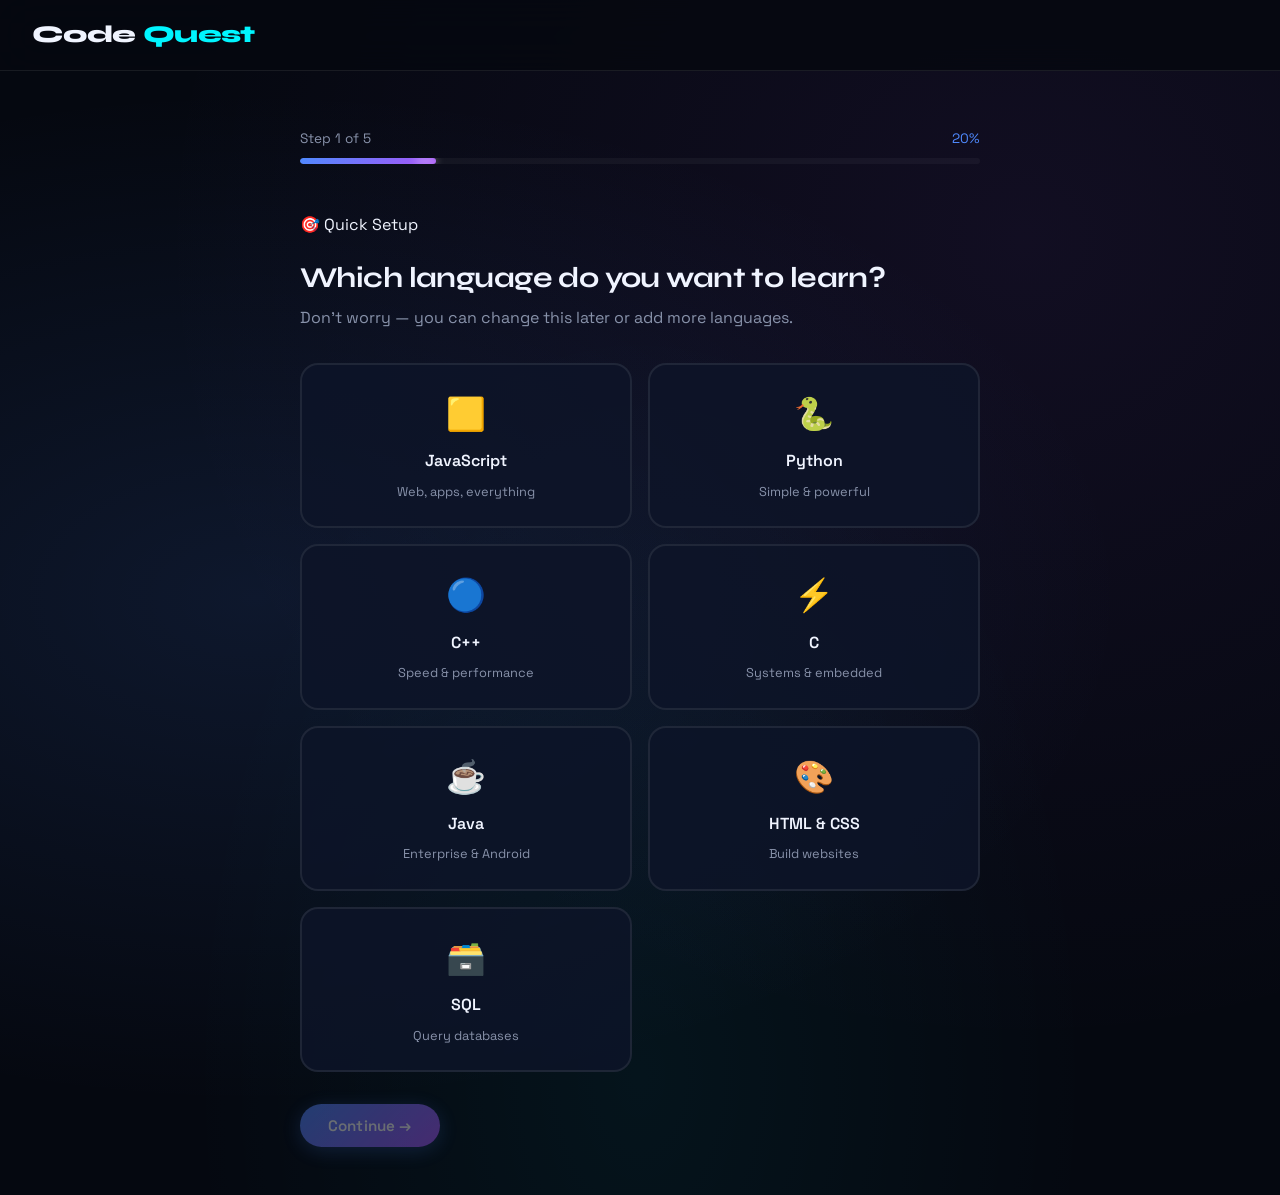
<file: profile.html>
<!DOCTYPE html>
<html lang="en">
<head>
  <meta charset="UTF-8">
  <meta name="viewport" content="width=device-width, initial-scale=1.0">
  <title>CodeQuest — My Profile</title>
  <link rel="stylesheet" href="css/global.css">
  <link rel="stylesheet" href="css/animations.css">
  <link rel="stylesheet" href="css/pages.css">
</head>
<body>

<nav class="nav">
  <a class="nav-logo" href="index.html">Code<span>Quest</span></a>
  <div class="nav-links">
    <div id="navXp"></div>
    <a href="roadmap.html" class="nav-link">Roadmap</a>
    <a href="profile.html" class="nav-link active" data-page="profile">Profile</a>
  </div>
</nav>

<div class="page-wrapper">
  <div class="container">

    <div class="profile-grid page-enter">

      <!-- LEFT SIDEBAR -->
      <div class="profile-sidebar">

        <!-- Profile Card -->
        <div class="profile-card glass-card">
          <div class="profile-avatar" id="profileAvatar">🧑‍💻</div>
          <h2 class="profile-name" id="profileName">Loading...</h2>
          <div class="profile-rank" id="profileRank">⚡ Novice Coder</div>

          <div class="stats-grid-profile" style="margin-top:var(--space-lg);">
            <div class="stat-box">
              <span class="value" style="color:var(--neon-yellow);" id="statXP">0</span>
              <div class="label">Total XP</div>
            </div>
            <div class="stat-box">
              <span class="value" style="color:var(--primary);" id="statLevel">1</span>
              <div class="label">Level</div>
            </div>
            <div class="stat-box">
              <span class="value" style="color:var(--neon-orange);" id="statStreak">0</span>
              <div class="label">Day Streak</div>
            </div>
            <div class="stat-box">
              <span class="value" style="color:var(--neon-green);" id="statMaxStreak">0</span>
              <div class="label">Max Streak</div>
            </div>
          </div>

          <!-- XP bar to next level -->
          <div style="margin-top:var(--space-lg);">
            <div class="flex-between" style="font-size:0.8rem;margin-bottom:6px;">
              <span style="color:var(--text-muted);">Level Progress</span>
              <span id="levelPctLabel" style="color:var(--primary);">0%</span>
            </div>
            <div class="progress-bar" style="height:8px;">
              <div class="progress-fill" id="levelBar" style="width:0%"></div>
            </div>
            <div class="flex-between" style="font-size:0.75rem;margin-top:4px;color:var(--text-muted);">
              <span id="levelXpCurrent">0 XP</span>
              <span id="levelXpNext">500 XP to Level 2</span>
            </div>
          </div>
        </div>

        <!-- Language card -->
        <div class="glass-card" style="padding:var(--space-lg);">
          <h4 style="font-size:0.9rem;margin-bottom:var(--space-md);color:var(--text-secondary);">CURRENT LANGUAGE</h4>
          <div id="langCard" style="text-align:center;padding:var(--space-md);">
            <div style="font-size:2.5rem;margin-bottom:6px;" id="langEmoji">🟨</div>
            <div style="font-weight:700;" id="langName">JavaScript</div>
            <div style="font-size:0.82rem;color:var(--text-muted);" id="langLevel">Beginner</div>
          </div>
          <div style="margin-top:var(--space-md);">
            <div class="flex-between" style="font-size:0.8rem;margin-bottom:6px;">
              <span style="color:var(--text-muted);">Course Progress</span>
              <span id="coursePct" style="color:var(--primary);">0%</span>
            </div>
            <div class="progress-bar">
              <div class="progress-fill" id="courseBar" style="width:0%"></div>
            </div>
          </div>
          <a href="questionnaire.html" class="btn btn-ghost btn-sm" style="width:100%;margin-top:var(--space-md);justify-content:center;">🔄 Switch Language</a>
        </div>

      </div>

      <!-- MAIN CONTENT -->
      <div style="display:flex;flex-direction:column;gap:var(--space-lg);">

        <!-- Stats row -->
        <div class="grid-4">
          <div class="glass-card" style="padding:var(--space-lg);text-align:center;">
            <div style="font-size:2rem;font-weight:800;color:var(--primary);" id="statLessons">0</div>
            <div style="font-size:0.82rem;color:var(--text-muted);">Lessons Done</div>
          </div>
          <div class="glass-card" style="padding:var(--space-lg);text-align:center;">
            <div style="font-size:2rem;font-weight:800;color:var(--neon-green);" id="statChallenges">0</div>
            <div style="font-size:0.82rem;color:var(--text-muted);">Challenges Done</div>
          </div>
          <div class="glass-card" style="padding:var(--space-lg);text-align:center;">
            <div style="font-size:2rem;font-weight:800;color:var(--neon-cyan);" id="statTopics">0</div>
            <div style="font-size:0.82rem;color:var(--text-muted);">Topics Started</div>
          </div>
          <div class="glass-card" style="padding:var(--space-lg);text-align:center;">
            <div style="font-size:2rem;font-weight:800;color:var(--neon-yellow);" id="statDays">0</div>
            <div style="font-size:0.82rem;color:var(--text-muted);">Days Active</div>
          </div>
        </div>

        <!-- Activity Heatmap -->
        <div class="glass-card" style="padding:var(--space-xl);">
          <h3 style="margin-bottom:var(--space-md);">📅 Activity Heatmap</h3>
          <p style="font-size:0.82rem;color:var(--text-muted);margin-bottom:var(--space-md);">Your coding activity over the last year</p>
          <div class="heatmap-grid" id="heatmapGrid"></div>
          <div class="flex gap-md" style="margin-top:var(--space-md);align-items:center;">
            <span style="font-size:0.78rem;color:var(--text-muted);">Less</span>
            <div style="width:12px;height:12px;border-radius:2px;background:var(--bg-glass);border:1px solid var(--border);"></div>
            <div style="width:12px;height:12px;border-radius:2px;background:rgba(79,138,255,0.2);"></div>
            <div style="width:12px;height:12px;border-radius:2px;background:rgba(79,138,255,0.45);"></div>
            <div style="width:12px;height:12px;border-radius:2px;background:rgba(79,138,255,0.7);"></div>
            <div style="width:12px;height:12px;border-radius:2px;background:rgba(79,138,255,0.95);"></div>
            <span style="font-size:0.78rem;color:var(--text-muted);">More</span>
          </div>
        </div>

        <!-- Weak / Strong topics -->
        <div class="grid-2">
          <div class="glass-card" style="padding:var(--space-xl);">
            <h3 style="margin-bottom:var(--space-md);">💪 Strong Topics</h3>
            <div id="strongTopics">
              <p style="color:var(--text-muted);font-size:0.9rem;">Complete challenges to see your strengths!</p>
            </div>
          </div>
          <div class="glass-card" style="padding:var(--space-xl);">
            <h3 style="margin-bottom:var(--space-md);">🎯 Areas to Improve</h3>
            <div id="weakTopics">
              <p style="color:var(--text-muted);font-size:0.9rem;">Keep practicing to identify weak spots!</p>
            </div>
          </div>
        </div>

        <!-- Mastery Map -->
        <div class="glass-card" style="padding:var(--space-xl);">
          <h3 style="margin-bottom:var(--space-lg);">🗺️ Topic Mastery</h3>
          <div id="masteryMap" style="display:flex;flex-direction:column;gap:var(--space-md);"></div>
        </div>

        <!-- Achievements -->
        <div class="glass-card" style="padding:var(--space-xl);">
          <h3 style="margin-bottom:var(--space-md);">🏆 Achievements</h3>
          <p style="font-size:0.82rem;color:var(--text-muted);margin-bottom:var(--space-lg);" id="achSubtitle">Loading...</p>
          <div class="achievements-grid" id="achievementsGrid"></div>
        </div>

        <!-- Danger zone -->
        <div class="glass-card" style="padding:var(--space-xl);border-color:rgba(255,0,153,0.15);">
          <h4 style="margin-bottom:var(--space-sm);color:var(--neon-pink);">⚠️ Danger Zone</h4>
          <p style="font-size:0.85rem;color:var(--text-secondary);margin-bottom:var(--space-md);">Reset all your progress. This cannot be undone.</p>
          <button class="btn btn-danger btn-sm" onclick="confirmReset()">Reset All Progress</button>
        </div>

      </div>
    </div>
  </div>
</div>

<!-- Reset Confirm Modal -->
<div class="modal-overlay" id="resetModal">
  <div class="modal" style="text-align:center;">
    <div style="font-size:3rem;margin-bottom:var(--space-md);">⚠️</div>
    <h3>Reset All Progress?</h3>
    <p style="margin:var(--space-md) 0;color:var(--text-secondary);">This will delete ALL your XP, streaks, completed lessons, and achievements. You'll start from scratch.</p>
    <div class="flex gap-md" style="justify-content:center;margin-top:var(--space-xl);">
      <button class="btn btn-ghost" onclick="Modal.close('resetModal')">Cancel</button>
      <button class="btn btn-danger" onclick="doReset()">Yes, Reset Everything</button>
    </div>
  </div>
</div>

<div id="toast-container"></div>

<script src="js/storage.js"></script>
<script src="js/ui.js"></script>
<script src="js/adaptiveLearning.js"></script>
<script src="data/javascript.js"></script>
<script src="data/python.js"></script>
<script src="data/other-languages.js"></script>
<script>
(function() {
  const profile = Storage.getProfile();
  if (!profile.language) { window.location.href = 'questionnaire.html'; return; }

  const lang   = profile.language;
  const course = COURSES[lang];

  // Nav
  document.getElementById('navXp').innerHTML = Nav.renderXP(profile.xp, profile.level_num);

  // Profile card
  document.getElementById('profileName').textContent = profile.name || 'Coder';
  document.getElementById('profileRank').innerHTML   = `⚡ ${profile.rank}`;
  ProgressUI.countUp(document.getElementById('statXP'), profile.totalXp || 0);
  ProgressUI.countUp(document.getElementById('statLevel'), profile.level_num || 1);
  ProgressUI.countUp(document.getElementById('statStreak'), profile.streak || 0);
  ProgressUI.countUp(document.getElementById('statMaxStreak'), profile.maxStreak || 0);

  // XP progress to next level
  const xpThisLevel = (profile.totalXp || 0) % 500;
  const xpPct       = Math.round((xpThisLevel / 500) * 100);
  document.getElementById('levelPctLabel').textContent = xpPct + '%';
  document.getElementById('levelXpCurrent').textContent = xpThisLevel + ' XP';
  document.getElementById('levelXpNext').textContent    = `${500 - xpThisLevel} XP to Level ${(profile.level_num || 1) + 1}`;
  ProgressUI.animateBar(document.getElementById('levelBar'), xpPct);

  // Language card
  if (course) {
    document.getElementById('langEmoji').textContent = course.emoji;
    document.getElementById('langName').textContent  = course.name;
    document.getElementById('langLevel').textContent = profile.level?.charAt(0).toUpperCase() + profile.level?.slice(1) || 'Beginner';
    const coursePct = AdaptiveLearning.getCourseProgress(lang);
    document.getElementById('coursePct').textContent = coursePct + '%';
    ProgressUI.animateBar(document.getElementById('courseBar'), coursePct);
  }

  // Aggregate stats from progress
  const progress = Storage.getProgress()[lang] || {};
  let totalLessons = 0, totalChallenges = 0, topicsStarted = 0;

  for (const topicId of Object.keys(progress)) {
    const tp = progress[topicId];
    totalLessons    += (tp.lessonsCompleted || []).length;
    totalChallenges += (tp.challengesCompleted || []).length;
    if ((tp.lessonsCompleted || []).length > 0 || (tp.challengesCompleted || []).length > 0) topicsStarted++;
  }

  ProgressUI.countUp(document.getElementById('statLessons'),    totalLessons);
  ProgressUI.countUp(document.getElementById('statChallenges'), totalChallenges);
  ProgressUI.countUp(document.getElementById('statTopics'),     topicsStarted);

  // Days active
  const activityLog = Storage.get('cq_activity_log') || [];
  const uniqueDays  = new Set(activityLog.map(l => l.date)).size;
  ProgressUI.countUp(document.getElementById('statDays'), uniqueDays);

  // Heatmap
  renderHeatmap();

  // Mastery map
  renderMasteryMap();

  // Strong / weak topics
  renderTopicAnalysis();

  // Achievements
  renderAchievements();

  function renderHeatmap() {
    const grid     = document.getElementById('heatmapGrid');
    const heatmap  = Storage.getActivityHeatmap();
    const today    = new Date();
    const cells    = [];

    for (let i = 364; i >= 0; i--) {
      const d = new Date(today - i * 86400000);
      const dateStr = d.toDateString();
      const count   = heatmap[dateStr] || 0;
      const level   = count === 0 ? 0 : count < 3 ? 1 : count < 6 ? 2 : count < 10 ? 3 : 4;
      cells.push(`<div class="heat-cell" data-level="${level}" title="${dateStr}: ${count} activities"></div>`);
    }

    grid.innerHTML = cells.join('');
  }

  function renderMasteryMap() {
    const container = document.getElementById('masteryMap');
    if (!course) return;

    container.innerHTML = course.topics.map(topic => {
      const tp = Storage.getTopicProgress(lang, topic.id);
      const mastery = AdaptiveLearning.calculateMastery(tp);
      const masteryInfo = MASTERY.getLevel(mastery);
      return `
        <div style="display:flex;align-items:center;gap:var(--space-lg);">
          <div style="width:140px;font-size:0.9rem;font-weight:600;flex-shrink:0;">
            ${topic.emoji} ${topic.title}
          </div>
          <div style="flex:1;">
            <div class="progress-bar" style="height:10px;">
              <div class="progress-fill" style="width:${mastery}%;background:${masteryInfo.color};" ></div>
            </div>
          </div>
          <div style="width:120px;text-align:right;font-size:0.82rem;color:${masteryInfo.color};">
            ${masteryInfo.icon} ${masteryInfo.label} (${mastery}%)
          </div>
        </div>
      `;
    }).join('');
  }

  function renderTopicAnalysis() {
    const strong = AdaptiveLearning.getStrongTopics(lang);
    const weak   = AdaptiveLearning.getWeakTopics(lang);

    const strongEl = document.getElementById('strongTopics');
    const weakEl   = document.getElementById('weakTopics');

    if (strong.length === 0) {
      strongEl.innerHTML = '<p style="color:var(--text-muted);font-size:0.9rem;">Keep completing challenges!</p>';
    } else {
      strongEl.innerHTML = strong.map(t => `
        <div style="display:flex;align-items:center;gap:var(--space-md);padding:var(--space-sm) 0;border-bottom:1px solid var(--border);">
          <span>${t.emoji}</span>
          <span style="flex:1;font-size:0.9rem;">${t.title}</span>
          <span style="color:var(--neon-green);font-weight:700;font-size:0.85rem;">${t.mastery}%</span>
        </div>
      `).join('');
    }

    if (weak.length === 0) {
      weakEl.innerHTML = '<p style="color:var(--text-muted);font-size:0.9rem;">No weak spots detected yet!</p>';
    } else {
      weakEl.innerHTML = weak.map(t => `
        <div style="display:flex;align-items:center;gap:var(--space-md);padding:var(--space-sm) 0;border-bottom:1px solid var(--border);">
          <span>${t.emoji}</span>
          <span style="flex:1;font-size:0.9rem;">${t.title}</span>
          <a href="lesson.html?lang=${lang}&topic=${t.topicId}" style="color:var(--primary);font-size:0.82rem;">Review →</a>
        </div>
      `).join('');
    }
  }

  function renderAchievements() {
    const earned = Storage.getAchievements();
    const grid   = document.getElementById('achievementsGrid');
    const subtitle = document.getElementById('achSubtitle');

    subtitle.textContent = `${earned.length} / ${ACHIEVEMENTS_DEF.length} unlocked`;

    grid.innerHTML = ACHIEVEMENTS_DEF.map(ach => {
      const isEarned = earned.includes(ach.id);
      return `
        <div class="achievement-item ${isEarned ? 'earned' : 'locked'}" title="${ach.desc}">
          <span class="ach-emoji">${ach.emoji}</span>
          <div class="ach-name">${ach.name}</div>
          <div class="ach-desc">${isEarned ? ach.desc : '???'}</div>
        </div>
      `;
    }).join('');
  }

  window.confirmReset = function() { Modal.open('resetModal'); };

  window.doReset = function() {
    Storage.clear();
    Toast.success('Progress reset. Starting fresh!');
    setTimeout(() => window.location.href = 'index.html', 1000);
  };

})();
</script>
</body>
</html>
</file>
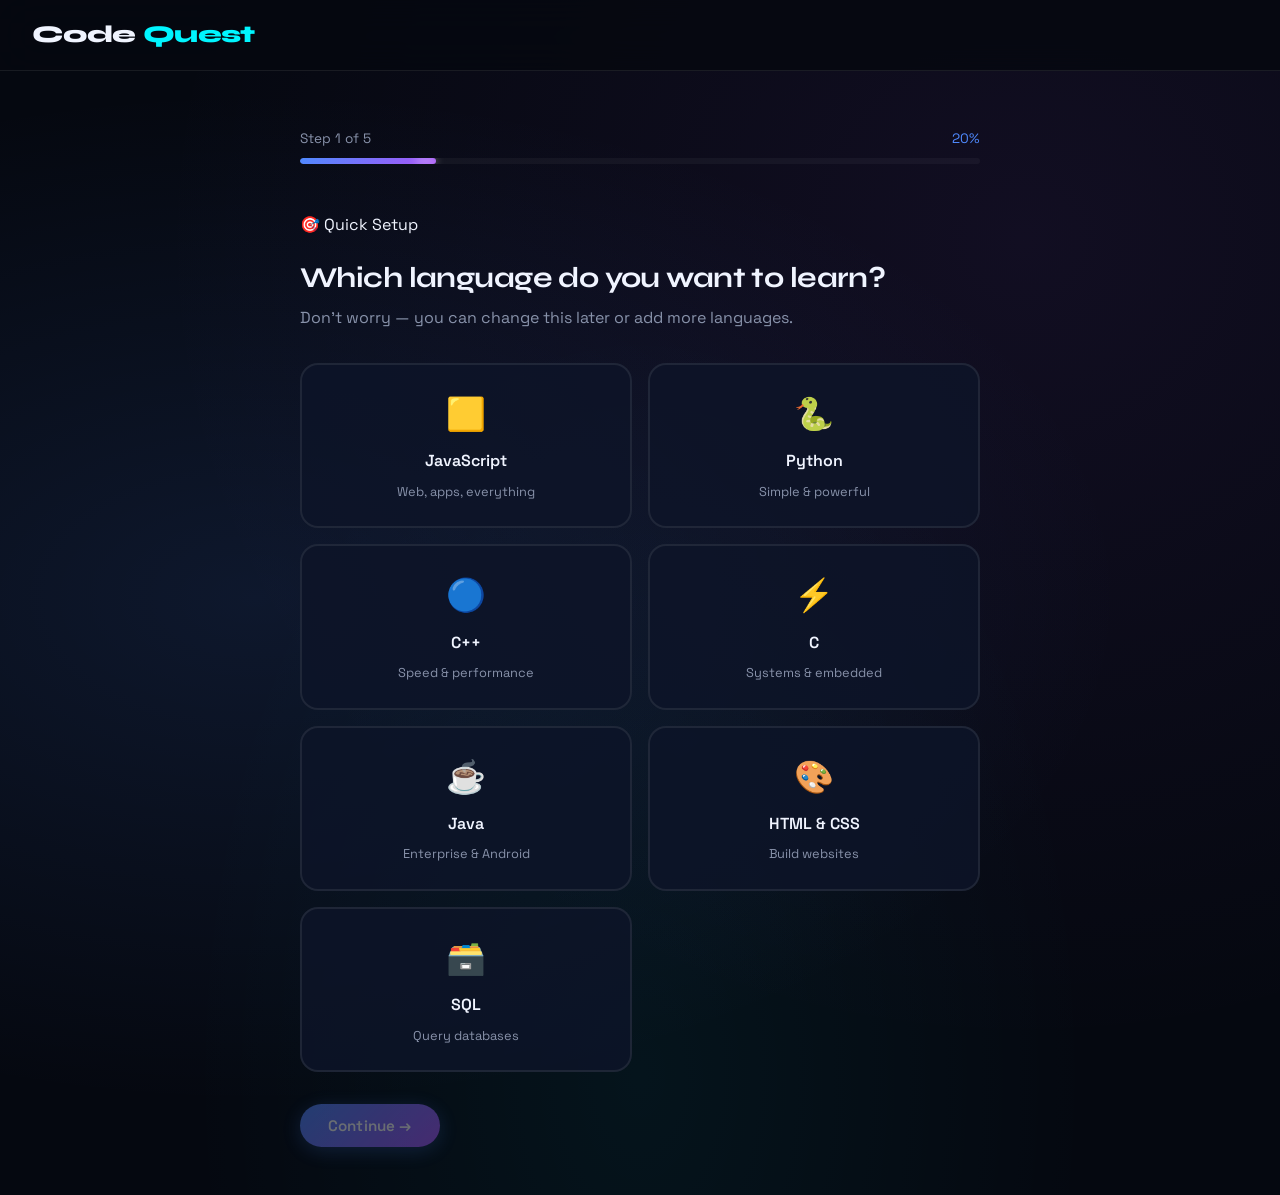
<file: questionnaire.html>
<!DOCTYPE html>
<html lang="en">
<head>
  <meta charset="UTF-8">
  <meta name="viewport" content="width=device-width, initial-scale=1.0">
  <title>CodeQuest — Get Started</title>
  <link rel="stylesheet" href="css/global.css">
  <link rel="stylesheet" href="css/animations.css">
  <link rel="stylesheet" href="css/pages.css">
</head>
<body>

<nav class="nav">
  <a class="nav-logo" href="index.html">Code<span>Quest</span></a>
</nav>

<div class="page-wrapper">
  <div class="container">
    <div class="questionnaire-wrapper">

      <!-- Progress indicator -->
      <div class="q-progress" id="qProgress">
        <div class="flex-between" style="margin-bottom:var(--space-sm);">
          <span style="font-size:0.85rem;color:var(--text-secondary);" id="stepLabel">Step 1 of 5</span>
          <span style="font-size:0.85rem;color:var(--primary);" id="stepPct">20%</span>
        </div>
        <div class="progress-bar">
          <div class="progress-fill" id="progressFill" style="width:20%"></div>
        </div>
      </div>

      <!-- STEP 1: Language -->
      <div class="q-step active" id="step1">
        <div class="hero-badge" style="margin-bottom:var(--space-lg);">🎯 Quick Setup</div>
        <h2 class="q-title">Which language do you want to learn?</h2>
        <p class="q-subtitle">Don't worry — you can change this later or add more languages.</p>

        <div class="options-grid" id="langOptions">
          <div class="option-card" data-value="javascript">
            <span class="option-emoji">🟨</span>
            <span class="option-label">JavaScript</span>
            <span class="option-desc">Web, apps, everything</span>
          </div>
          <div class="option-card" data-value="python">
            <span class="option-emoji">🐍</span>
            <span class="option-label">Python</span>
            <span class="option-desc">Simple & powerful</span>
          </div>
          <div class="option-card" data-value="cpp">
            <span class="option-emoji">🔵</span>
            <span class="option-label">C++</span>
            <span class="option-desc">Speed & performance</span>
          </div>
          <div class="option-card" data-value="c">
            <span class="option-emoji">⚡</span>
            <span class="option-label">C</span>
            <span class="option-desc">Systems & embedded</span>
          </div>
          <div class="option-card" data-value="java">
            <span class="option-emoji">☕</span>
            <span class="option-label">Java</span>
            <span class="option-desc">Enterprise & Android</span>
          </div>
          <div class="option-card" data-value="html">
            <span class="option-emoji">🎨</span>
            <span class="option-label">HTML & CSS</span>
            <span class="option-desc">Build websites</span>
          </div>
          <div class="option-card" data-value="sql">
            <span class="option-emoji">🗃️</span>
            <span class="option-label">SQL</span>
            <span class="option-desc">Query databases</span>
          </div>
        </div>

        <button class="btn btn-primary" id="btn1" disabled onclick="nextStep()">Continue →</button>
      </div>

      <!-- STEP 2: Level -->
      <div class="q-step" id="step2">
        <div class="hero-badge" style="margin-bottom:var(--space-lg);">📊 Your Level</div>
        <h2 class="q-title">What's your current level?</h2>
        <p class="q-subtitle">Be honest — we'll use this to calibrate your starting point.</p>

        <div class="options-grid" id="levelOptions">
          <div class="option-card" data-value="beginner">
            <span class="option-emoji">🌱</span>
            <span class="option-label">Beginner</span>
            <span class="option-desc">Just starting out</span>
          </div>
          <div class="option-card" data-value="intermediate">
            <span class="option-emoji">🌿</span>
            <span class="option-label">Intermediate</span>
            <span class="option-desc">Know the basics</span>
          </div>
          <div class="option-card" data-value="advanced">
            <span class="option-emoji">🌳</span>
            <span class="option-label">Advanced</span>
            <span class="option-desc">Looking to level up</span>
          </div>
        </div>

        <div class="flex gap-md">
          <button class="btn btn-ghost" onclick="prevStep()">← Back</button>
          <button class="btn btn-primary" id="btn2" disabled onclick="nextStep()">Continue →</button>
        </div>
      </div>

      <!-- STEP 3: Goals -->
      <div class="q-step" id="step3">
        <div class="hero-badge" style="margin-bottom:var(--space-lg);">🎯 Your Goals</div>
        <h2 class="q-title">What are your learning goals?</h2>
        <p class="q-subtitle">Select all that apply — we'll tailor your roadmap accordingly.</p>

        <div class="options-grid" id="goalsOptions">
          <div class="option-card multi" data-value="web">
            <span class="option-emoji">🌐</span>
            <span class="option-label">Web Development</span>
            <span class="option-desc">Build websites & apps</span>
          </div>
          <div class="option-card multi" data-value="algorithms">
            <span class="option-emoji">🧮</span>
            <span class="option-label">Algorithms</span>
            <span class="option-desc">Problem solving & CS</span>
          </div>
          <div class="option-card multi" data-value="gamedev">
            <span class="option-emoji">🎮</span>
            <span class="option-label">Game Dev</span>
            <span class="option-desc">Build games</span>
          </div>
          <div class="option-card multi" data-value="school">
            <span class="option-emoji">🎓</span>
            <span class="option-label">School / University</span>
            <span class="option-desc">Ace your classes</span>
          </div>
          <div class="option-card multi" data-value="career">
            <span class="option-emoji">💼</span>
            <span class="option-label">Career Change</span>
            <span class="option-desc">Get a dev job</span>
          </div>
          <div class="option-card multi" data-value="personal">
            <span class="option-emoji">💡</span>
            <span class="option-label">Personal Projects</span>
            <span class="option-desc">Build something cool</span>
          </div>
        </div>

        <div class="flex gap-md">
          <button class="btn btn-ghost" onclick="prevStep()">← Back</button>
          <button class="btn btn-primary" id="btn3" disabled onclick="nextStep()">Continue →</button>
        </div>
      </div>

      <!-- STEP 4: Study time -->
      <div class="q-step" id="step4">
        <div class="hero-badge" style="margin-bottom:var(--space-lg);">⏰ Your Schedule</div>
        <h2 class="q-title">How much time can you study daily?</h2>
        <p class="q-subtitle">Consistency beats intensity. Even 15 minutes a day adds up!</p>

        <div class="options-grid" style="grid-template-columns:repeat(2,1fr);" id="timeOptions">
          <div class="option-card" data-value="15">
            <span class="option-emoji">⚡</span>
            <span class="option-label">15 min / day</span>
            <span class="option-desc">Just getting started</span>
          </div>
          <div class="option-card" data-value="30">
            <span class="option-emoji">🔥</span>
            <span class="option-label">30 min / day</span>
            <span class="option-desc">Casual learning</span>
          </div>
          <div class="option-card" data-value="60">
            <span class="option-emoji">💪</span>
            <span class="option-label">1 hour / day</span>
            <span class="option-desc">Serious learner</span>
          </div>
          <div class="option-card" data-value="120">
            <span class="option-emoji">🚀</span>
            <span class="option-label">2+ hours / day</span>
            <span class="option-desc">Intensive mode</span>
          </div>
        </div>

        <div class="flex gap-md">
          <button class="btn btn-ghost" onclick="prevStep()">← Back</button>
          <button class="btn btn-primary" id="btn4" disabled onclick="nextStep()">Continue →</button>
        </div>
      </div>

      <!-- STEP 5: Name -->
      <div class="q-step" id="step5">
        <div class="hero-badge" style="margin-bottom:var(--space-lg);">👤 Almost Done!</div>
        <h2 class="q-title">What should we call you?</h2>
        <p class="q-subtitle">Your name will appear on your profile and leaderboards.</p>

        <div style="margin-bottom:var(--space-xl);">
          <input
            type="text"
            id="nameInput"
            placeholder="Enter your name or nickname..."
            maxlength="30"
            style="width:100%;padding:1rem 1.5rem;background:var(--bg-card);border:2px solid var(--border);border-radius:var(--radius-lg);color:var(--text-primary);font-family:var(--font-body);font-size:1.1rem;outline:none;transition:all var(--transition-base);"
            oninput="onNameInput(this)"
          >
        </div>

        <div class="flex gap-md">
          <button class="btn btn-ghost" onclick="prevStep()">← Back</button>
          <button class="btn btn-primary btn-lg" id="btn5" disabled onclick="finishQuestionnaire()">
            🚀 Build My Roadmap
          </button>
        </div>
      </div>

    </div>
  </div>
</div>

<div id="toast-container"></div>

<script src="js/storage.js"></script>
<script src="js/ui.js"></script>
<script>
(function() {
  let currentStep = 1;
  const TOTAL = 5;

  const answers = {
    language: null,
    level: null,
    goals: [],
    studyTime: null,
    name: 'Coder',
  };

  // Pre-select language from URL param
  const params = new URLSearchParams(window.location.search);
  const preLang = params.get('lang');
  if (preLang) {
    setTimeout(() => {
      const card = document.querySelector(`[data-value="${preLang}"]`);
      if (card) card.click();
    }, 100);
  }

  // Single-select option cards
  document.querySelectorAll('#langOptions .option-card, #levelOptions .option-card, #timeOptions .option-card').forEach(card => {
    card.addEventListener('click', function() {
      const group = this.closest('.options-grid');
      group.querySelectorAll('.option-card').forEach(c => c.classList.remove('selected'));
      this.classList.add('selected');

      const val = this.dataset.value;
      if (group.id === 'langOptions')  { answers.language = val; document.getElementById('btn1').disabled = false; }
      if (group.id === 'levelOptions') { answers.level = val;    document.getElementById('btn2').disabled = false; }
      if (group.id === 'timeOptions')  { answers.studyTime = parseInt(val); document.getElementById('btn4').disabled = false; }
    });
  });

  // Multi-select goals
  document.querySelectorAll('#goalsOptions .option-card').forEach(card => {
    card.addEventListener('click', function() {
      this.classList.toggle('selected');
      answers.goals = [...document.querySelectorAll('#goalsOptions .option-card.selected')].map(c => c.dataset.value);
      document.getElementById('btn3').disabled = answers.goals.length === 0;
    });
  });

  window.onNameInput = function(input) {
    input.style.borderColor = input.value.trim().length > 0 ? 'var(--primary)' : 'var(--border)';
    document.getElementById('btn5').disabled = input.value.trim().length === 0;
    answers.name = input.value.trim();
  };

  window.nextStep = function() {
    if (currentStep < TOTAL) {
      showStep(currentStep + 1);
    }
  };

  window.prevStep = function() {
    if (currentStep > 1) showStep(currentStep - 1);
  };

  function showStep(n) {
    document.getElementById(`step${currentStep}`).classList.remove('active');
    currentStep = n;
    document.getElementById(`step${currentStep}`).classList.add('active');
    updateProgress();
  }

  function updateProgress() {
    const pct = Math.round((currentStep / TOTAL) * 100);
    document.getElementById('stepLabel').textContent = `Step ${currentStep} of ${TOTAL}`;
    document.getElementById('stepPct').textContent = pct + '%';
    ProgressUI.animateBar(document.getElementById('progressFill'), pct);
  }

  window.finishQuestionnaire = function() {
    // Save to storage
    Storage.saveQuestionnaire(answers);
    Storage.updateProfile({ name: answers.name });
    Storage.updateStreak();

    // Show brief loading
    document.getElementById('btn5').textContent = 'Building your roadmap...';
    document.getElementById('btn5').disabled = true;

    setTimeout(() => {
      window.location.href = 'roadmap.html';
    }, 900);
  };

  // Style name input focus
  const nameInput = document.getElementById('nameInput');
  nameInput.addEventListener('focus', () => nameInput.style.borderColor = 'var(--primary)');
  nameInput.addEventListener('blur',  () => { if (!nameInput.value) nameInput.style.borderColor = 'var(--border)'; });
})();
</script>
</body>
</html>
</file>
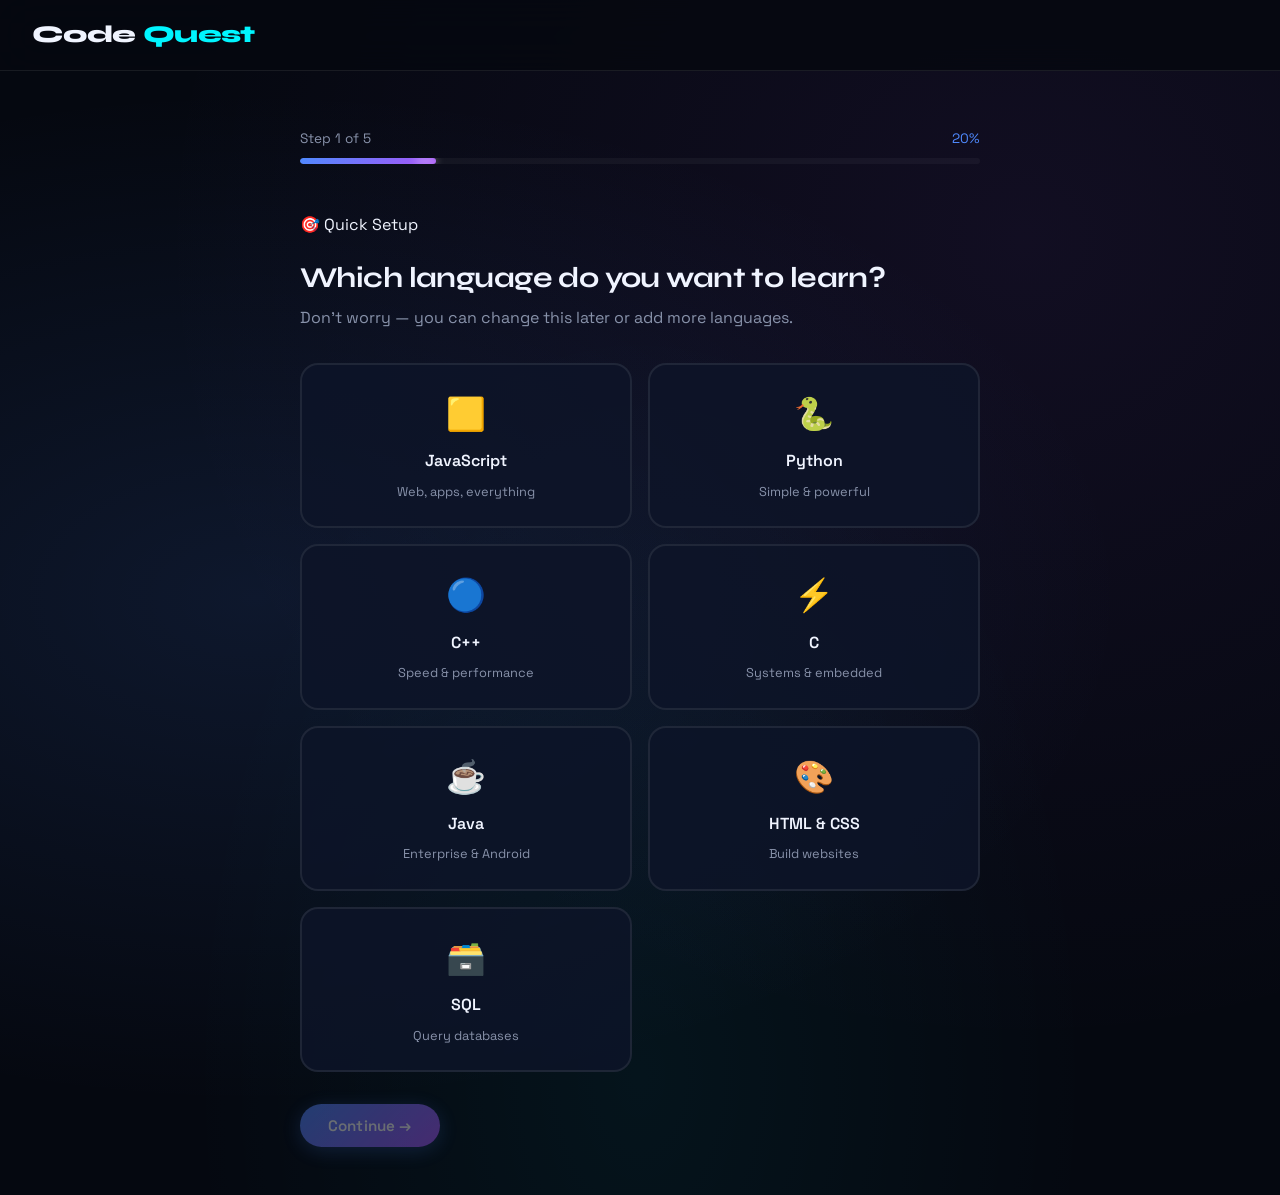
<file: roadmap.html>
<!DOCTYPE html>
<html lang="en">
<head>
  <meta charset="UTF-8">
  <meta name="viewport" content="width=device-width, initial-scale=1.0">
  <title>CodeQuest — My Roadmap</title>
  <link rel="stylesheet" href="css/global.css">
  <link rel="stylesheet" href="css/animations.css">
  <link rel="stylesheet" href="css/pages.css">
</head>
<body>

<nav class="nav">
  <a class="nav-logo" href="index.html">Code<span>Quest</span></a>
  <div class="nav-links">
    <div id="navXp"></div>
    <div id="navStreak"></div>
    <a href="profile.html" class="nav-link" data-page="profile">Profile</a>
    <a href="roadmap.html" class="nav-link active" data-page="roadmap">Roadmap</a>
  </div>
</nav>

<div class="page-wrapper">

  <!-- Roadmap header -->
  <div class="roadmap-header">
    <div class="container">
      <div class="roadmap-meta">
        <div>
          <h1 style="font-size:1.6rem;margin-bottom:4px;" id="roadmapTitle">My Roadmap</h1>
          <p style="font-size:0.9rem;color:var(--text-secondary);" id="roadmapSubtitle">Loading...</p>
        </div>
        <div style="flex:1;max-width:280px;">
          <div class="flex-between" style="margin-bottom:6px;font-size:0.82rem;">
            <span style="color:var(--text-secondary);">Overall Progress</span>
            <span id="overallPct" style="color:var(--primary);font-weight:700;">0%</span>
          </div>
          <div class="progress-bar" style="height:8px;">
            <div class="progress-fill" id="overallBar" style="width:0%"></div>
          </div>
        </div>
        <div class="flex gap-md">
          <div style="text-align:center;">
            <div style="font-size:1.4rem;font-weight:800;color:var(--neon-yellow);" id="headerXp">0</div>
            <div style="font-size:0.75rem;color:var(--text-muted);">Total XP</div>
          </div>
          <div style="text-align:center;">
            <div style="font-size:1.4rem;font-weight:800;color:var(--primary);" id="headerLevel">1</div>
            <div style="font-size:0.75rem;color:var(--text-muted);">Level</div>
          </div>
        </div>
      </div>
    </div>
  </div>

  <div class="container">
    <div class="roadmap-main">

      <!-- Sidebar: topic list -->
      <div class="roadmap-sidebar page-enter">
        <div class="glass-card" style="padding:var(--space-lg);">
          <h4 style="margin-bottom:var(--space-md);font-size:0.95rem;color:var(--text-secondary);text-transform:uppercase;letter-spacing:0.08em;">Topics</h4>
          <div class="topic-list" id="topicList"></div>
        </div>

        <!-- Recommendations -->
        <div class="glass-card" style="padding:var(--space-lg);margin-top:var(--space-lg);" id="recsCard">
          <h4 style="margin-bottom:var(--space-md);font-size:0.95rem;color:var(--text-secondary);text-transform:uppercase;letter-spacing:0.08em;">💡 Recommended</h4>
          <div id="recsList"></div>
        </div>
      </div>

      <!-- Main: path nodes -->
      <div class="roadmap-path page-enter" id="roadmapPath">
        <div class="flex-center" style="height:200px;">
          <div class="spinner"></div>
        </div>
      </div>

    </div>
  </div>
</div>

<!-- Topic Detail Modal -->
<div class="modal-overlay" id="topicModal">
  <div class="modal" style="max-width:560px;">
    <div id="topicModalContent"></div>
    <div class="flex gap-md" style="margin-top:var(--space-xl);">
      <button class="btn btn-ghost" onclick="Modal.close('topicModal')">Close</button>
      <button class="btn btn-primary" id="startTopicBtn">Start Topic →</button>
    </div>
  </div>
</div>

<div id="toast-container"></div>

<script src="js/storage.js"></script>
<script src="js/ui.js"></script>
<script src="js/adaptiveLearning.js"></script>
<script src="data/javascript.js"></script>
<script src="data/python.js"></script>
<script src="data/other-languages.js"></script>
<script>
(function() {
  const profile = Storage.getProfile();
  if (!profile.language) { window.location.href = 'questionnaire.html'; return; }

  const lang   = profile.language;
  const course = COURSES[lang];
  if (!course) { window.location.href = 'questionnaire.html'; return; }

  // Init nav
  document.getElementById('navXp').innerHTML     = Nav.renderXP(profile.xp, profile.level_num);
  document.getElementById('navStreak').innerHTML = Nav.renderStreak(profile.streak);
  document.getElementById('headerXp').textContent    = profile.xp.toLocaleString();
  document.getElementById('headerLevel').textContent = profile.level_num;

  // Update title
  document.getElementById('roadmapTitle').textContent   = `${course.emoji} ${course.name} Roadmap`;
  document.getElementById('roadmapSubtitle').textContent = `${profile.level.charAt(0).toUpperCase() + profile.level.slice(1)} track · ${course.topics.length} topics`;

  // Initialize topic statuses
  AdaptiveLearning.updateTopicStatuses(lang);

  // Calculate & display overall progress
  const overallPct = AdaptiveLearning.getCourseProgress(lang);
  document.getElementById('overallPct').textContent = overallPct + '%';
  ProgressUI.animateBar(document.getElementById('overallBar'), overallPct);

  // Render sidebar topic list
  renderTopicList();

  // Render roadmap path
  renderRoadmapPath();

  // Recommendations
  renderRecommendations();

  function getTopicState(topic) {
    const tp = Storage.getTopicProgress(lang, topic.id);
    const mastery = AdaptiveLearning.calculateMastery(tp);
    const prereqs = topic.prerequisites || [];
    const status = tp.status || (prereqs.length === 0 ? 'available' : 'locked');

    let state;
    if (mastery >= 75) state = 'completed';
    else if (mastery > 0 || tp.lessonsCompleted?.length > 0) state = 'active';
    else if (status === 'available' || status === 'in_progress') state = 'available';
    else state = 'locked';
    return { mastery, state, tp };
  }

  function renderTopicList() {
    const list = document.getElementById('topicList');
    list.innerHTML = course.topics.map((t, i) => {
      const { mastery, state } = getTopicState(t);
      const icons = { completed: '✅', active: '🔵', available: '⬜', locked: '🔒' };
      return `
        <div class="topic-item ${state}" onclick="scrollToNode('${t.id}')">
          <span class="topic-status-icon">${icons[state]}</span>
          <div class="topic-info">
            <div class="topic-name">${t.emoji} ${t.title}</div>
            <div class="topic-progress-text">${mastery}% mastery · ${t.xpReward} XP</div>
          </div>
        </div>
      `;
    }).join('');
  }

  function renderRoadmapPath() {
    const path = document.getElementById('roadmapPath');
    path.innerHTML = '<div class="path-line"></div>';

    course.topics.forEach((topic, i) => {
      const { mastery, state } = getTopicState(topic);
      const isRight = i % 2 === 1;

      const wrapper = document.createElement('div');
      wrapper.className = `roadmap-node-wrapper`;
      wrapper.id = `node-${topic.id}`;

      // Center connector
      const center = document.createElement('div');
      center.className = 'node-center';
      center.textContent = state === 'completed' ? '✅' : state === 'locked' ? '🔒' : topic.emoji;

      // Card
      const card = document.createElement('div');
      card.className = `roadmap-node ${state}`;
      card.innerHTML = `
        <div class="node-header">
          <span class="node-title">${topic.title}</span>
          <span class="node-xp">+${topic.xpReward} XP</span>
        </div>
        <p class="node-desc">${topic.description}</p>
        <div class="progress-bar" style="margin-bottom:var(--space-md);">
          <div class="progress-fill" style="width:${mastery}%"></div>
        </div>
        <div class="node-footer">
          <span class="node-mastery">${MASTERY.getLevel(mastery).icon} ${MASTERY.getLevel(mastery).label}</span>
          <span class="node-time">⏱ ${topic.estimatedMinutes}m</span>
        </div>
        <div style="margin-top:var(--space-md);">
          <span class="badge badge-${state === 'completed' ? 'success' : state === 'active' ? 'primary' : state === 'locked' ? 'danger' : 'cyan'}">${state === 'completed' ? 'Completed' : state === 'active' ? 'In Progress' : state === 'locked' ? 'Locked' : 'Available'}</span>
          <span class="badge badge-purple" style="margin-left:4px;">${topic.difficulty}</span>
        </div>
      `;

      if (state !== 'locked') {
        card.style.cursor = 'pointer';
        card.addEventListener('click', () => openTopicModal(topic, { mastery, state }));
      }

      // Filler div for layout
      const filler = document.createElement('div');
      filler.style.flex = '1';

      if (isRight) {
        wrapper.appendChild(filler);
        wrapper.appendChild(center);
        wrapper.appendChild(card);
      } else {
        wrapper.appendChild(card);
        wrapper.appendChild(center);
        wrapper.appendChild(filler);
      }

      path.appendChild(wrapper);
    });
  }

  window.scrollToNode = function(topicId) {
    const node = document.getElementById(`node-${topicId}`);
    if (node) node.scrollIntoView({ behavior: 'smooth', block: 'center' });
  };

  let currentTopicId = null;

  function openTopicModal(topic, { mastery, state }) {
    currentTopicId = topic.id;
    const content = document.getElementById('topicModalContent');
    const lessonCount    = (topic.lessons || []).length;
    const challengeCount = (topic.challenges || []).length;

    content.innerHTML = `
      <div style="display:flex;align-items:center;gap:var(--space-md);margin-bottom:var(--space-lg);">
        <div style="font-size:3rem;">${topic.emoji}</div>
        <div>
          <h3 style="margin-bottom:4px;">${topic.title}</h3>
          <div class="flex gap-sm">
            <span class="badge badge-${state === 'completed' ? 'success' : 'primary'}">${state === 'completed' ? 'Completed' : state === 'active' ? 'In Progress' : 'Available'}</span>
            <span class="badge badge-purple">${topic.difficulty}</span>
          </div>
        </div>
      </div>
      <p style="margin-bottom:var(--space-lg);">${topic.description}</p>
      <div class="grid-2" style="margin-bottom:var(--space-lg);">
        <div class="stat-box">
          <span class="value" style="color:var(--primary);">${lessonCount}</span>
          <div class="label">Lessons</div>
        </div>
        <div class="stat-box">
          <span class="value" style="color:var(--neon-yellow);">${challengeCount}</span>
          <div class="label">Challenges</div>
        </div>
        <div class="stat-box">
          <span class="value" style="color:var(--neon-green);">${mastery}%</span>
          <div class="label">Mastery</div>
        </div>
        <div class="stat-box">
          <span class="value" style="color:var(--neon-orange);">${topic.xpReward}</span>
          <div class="label">XP Reward</div>
        </div>
      </div>
      <div class="progress-bar" style="height:8px;margin-bottom:var(--space-md);">
        <div class="progress-fill" style="width:${mastery}%"></div>
      </div>
      <p style="font-size:0.82rem;color:var(--text-muted);">⏱ Estimated: ${topic.estimatedMinutes} minutes</p>
    `;

    const btn = document.getElementById('startTopicBtn');
    if (lessonCount > 0) {
      btn.textContent = mastery > 0 ? 'Continue Lessons →' : 'Start Lessons →';
      btn.onclick = () => {
        window.location.href = `lesson.html?lang=${lang}&topic=${topic.id}`;
      };
    } else if (challengeCount > 0) {
      btn.textContent = 'Start Challenges →';
      btn.onclick = () => {
        window.location.href = `challenge.html?lang=${lang}&topic=${topic.id}`;
      };
    } else {
      btn.style.display = 'none';
    }

    Modal.open('topicModal');
  }

  function renderRecommendations() {
    const recs  = AdaptiveLearning.getRecommendations(lang, profile);
    const list  = document.getElementById('recsList');
    const card  = document.getElementById('recsCard');

    if (recs.length === 0) { card.style.display = 'none'; return; }

    list.innerHTML = recs.map(r => `
      <div style="padding:var(--space-md);background:var(--bg-glass);border:1px solid var(--border);border-radius:var(--radius-md);margin-bottom:var(--space-sm);cursor:pointer;transition:all var(--transition-base);"
        onmouseover="this.style.borderColor='var(--primary)'"
        onmouseout="this.style.borderColor='var(--border)'"
        onclick="scrollToNode('${r.topicId}')">
        <div style="font-weight:600;font-size:0.9rem;margin-bottom:4px;">${r.title}</div>
        <div style="font-size:0.8rem;color:var(--text-muted);">${r.reason}</div>
      </div>
    `).join('');
  }

})();
</script>
</body>
</html>
</file>
<file: css/global.css>
/* ============================================
   CODEQUEST - GLOBAL STYLES
   Dark theme, glassmorphism, neon accents
   ============================================ */

@import url('https://fonts.googleapis.com/css2?family=Space+Grotesk:wght@300;400;500;600;700&family=JetBrains+Mono:wght@400;500;600;700&family=Syne:wght@400;600;700;800&display=swap');

/* === CSS VARIABLES === */
:root {
  /* Core palette */
  --bg-deep:        #050810;
  --bg-base:        #080d1a;
  --bg-elevated:    #0d1428;
  --bg-card:        rgba(13, 20, 40, 0.85);
  --bg-glass:       rgba(255, 255, 255, 0.04);
  --bg-glass-hover: rgba(255, 255, 255, 0.07);

  /* Neon accents */
  --neon-cyan:    #00f5ff;
  --neon-purple:  #bd00ff;
  --neon-green:   #00ff88;
  --neon-orange:  #ff6b00;
  --neon-pink:    #ff0099;
  --neon-yellow:  #ffe600;

  /* Primary brand */
  --primary:      #4f8aff;
  --primary-glow: rgba(79, 138, 255, 0.35);
  --secondary:    #a855f7;

  /* Text */
  --text-primary:   #f0f4ff;
  --text-secondary: #8892aa;
  --text-muted:     #4a5568;
  --text-code:      #e2e8f0;

  /* Borders */
  --border:       rgba(255, 255, 255, 0.08);
  --border-glow:  rgba(79, 138, 255, 0.4);

  /* Gradients */
  --grad-primary:   linear-gradient(135deg, #4f8aff 0%, #a855f7 100%);
  --grad-neon:      linear-gradient(135deg, #00f5ff 0%, #bd00ff 100%);
  --grad-success:   linear-gradient(135deg, #00ff88 0%, #00f5ff 100%);
  --grad-danger:    linear-gradient(135deg, #ff0099 0%, #ff6b00 100%);
  --grad-bg:        radial-gradient(ellipse at 20% 50%, rgba(79,138,255,0.12) 0%, transparent 60%),
                    radial-gradient(ellipse at 80% 20%, rgba(168,85,247,0.08) 0%, transparent 60%),
                    radial-gradient(ellipse at 50% 90%, rgba(0,245,255,0.05) 0%, transparent 50%);

  /* Spacing */
  --space-xs:  0.25rem;
  --space-sm:  0.5rem;
  --space-md:  1rem;
  --space-lg:  1.5rem;
  --space-xl:  2rem;
  --space-2xl: 3rem;
  --space-3xl: 4rem;

  /* Border radius */
  --radius-sm: 6px;
  --radius-md: 12px;
  --radius-lg: 18px;
  --radius-xl: 24px;
  --radius-full: 9999px;

  /* Shadows */
  --shadow-sm:   0 2px 8px rgba(0,0,0,0.3);
  --shadow-md:   0 4px 20px rgba(0,0,0,0.4);
  --shadow-lg:   0 8px 40px rgba(0,0,0,0.5);
  --shadow-glow: 0 0 30px rgba(79,138,255,0.25);
  --shadow-neon: 0 0 20px rgba(0,245,255,0.3), 0 0 60px rgba(0,245,255,0.1);

  /* Fonts */
  --font-display: 'Syne', sans-serif;
  --font-body:    'Space Grotesk', sans-serif;
  --font-code:    'JetBrains Mono', monospace;

  /* Timing */
  --transition-fast:   0.15s ease;
  --transition-base:   0.25s ease;
  --transition-slow:   0.4s ease;
  --transition-spring: 0.35s cubic-bezier(0.34, 1.56, 0.64, 1);
}

/* === RESET === */
*, *::before, *::after {
  box-sizing: border-box;
  margin: 0;
  padding: 0;
}

html {
  scroll-behavior: smooth;
  -webkit-text-size-adjust: 100%;
}

body {
  font-family: var(--font-body);
  background: var(--bg-deep);
  color: var(--text-primary);
  line-height: 1.6;
  min-height: 100vh;
  overflow-x: hidden;
  background-image: var(--grad-bg);
}

/* === TYPOGRAPHY === */
h1, h2, h3, h4, h5, h6 {
  font-family: var(--font-display);
  font-weight: 700;
  line-height: 1.2;
  letter-spacing: -0.02em;
}

h1 { font-size: clamp(2rem, 5vw, 3.5rem); }
h2 { font-size: clamp(1.5rem, 3vw, 2.25rem); }
h3 { font-size: clamp(1.2rem, 2.5vw, 1.75rem); }
h4 { font-size: 1.25rem; }

p { color: var(--text-secondary); line-height: 1.7; }

a { color: var(--primary); text-decoration: none; transition: color var(--transition-fast); }
a:hover { color: var(--neon-cyan); }

code, pre {
  font-family: var(--font-code);
  font-size: 0.875rem;
}

/* === SCROLLBAR === */
::-webkit-scrollbar { width: 6px; height: 6px; }
::-webkit-scrollbar-track { background: var(--bg-base); }
::-webkit-scrollbar-thumb { background: rgba(79,138,255,0.4); border-radius: var(--radius-full); }
::-webkit-scrollbar-thumb:hover { background: var(--primary); }

/* === GLASS CARD === */
.glass-card {
  background: var(--bg-card);
  backdrop-filter: blur(20px);
  -webkit-backdrop-filter: blur(20px);
  border: 1px solid var(--border);
  border-radius: var(--radius-lg);
  transition: all var(--transition-base);
}

.glass-card:hover {
  border-color: var(--border-glow);
  box-shadow: var(--shadow-glow);
  transform: translateY(-2px);
}

/* === BUTTONS === */
.btn {
  display: inline-flex;
  align-items: center;
  gap: 0.5rem;
  padding: 0.75rem 1.75rem;
  border-radius: var(--radius-full);
  font-family: var(--font-body);
  font-weight: 600;
  font-size: 0.95rem;
  cursor: pointer;
  border: none;
  transition: all var(--transition-spring);
  text-decoration: none;
  letter-spacing: 0.01em;
}

.btn-primary {
  background: var(--grad-primary);
  color: white;
  box-shadow: 0 4px 20px rgba(79,138,255,0.4);
}
.btn-primary:hover {
  transform: translateY(-2px) scale(1.02);
  box-shadow: 0 8px 30px rgba(79,138,255,0.6);
  color: white;
}

.btn-secondary {
  background: var(--bg-glass);
  color: var(--text-primary);
  border: 1px solid var(--border);
  backdrop-filter: blur(10px);
}
.btn-secondary:hover {
  background: var(--bg-glass-hover);
  border-color: var(--primary);
  color: var(--primary);
}

.btn-ghost {
  background: transparent;
  color: var(--text-secondary);
  border: 1px solid transparent;
}
.btn-ghost:hover {
  color: var(--text-primary);
  border-color: var(--border);
}

.btn-danger {
  background: var(--grad-danger);
  color: white;
}

.btn-success {
  background: var(--grad-success);
  color: var(--bg-deep);
}

.btn-sm {
  padding: 0.45rem 1rem;
  font-size: 0.85rem;
}

.btn-lg {
  padding: 1rem 2.5rem;
  font-size: 1.1rem;
}

.btn:disabled {
  opacity: 0.4;
  cursor: not-allowed;
  transform: none !important;
}

/* === NAVIGATION === */
.nav {
  position: fixed;
  top: 0; left: 0; right: 0;
  z-index: 100;
  padding: var(--space-md) var(--space-xl);
  display: flex;
  align-items: center;
  justify-content: space-between;
  background: rgba(5, 8, 16, 0.8);
  backdrop-filter: blur(20px);
  border-bottom: 1px solid var(--border);
}

.nav-logo {
  display: flex;
  align-items: center;
  gap: var(--space-sm);
  font-family: var(--font-display);
  font-size: 1.5rem;
  font-weight: 800;
  color: var(--text-primary);
  letter-spacing: -0.03em;
}

.nav-logo span { color: var(--neon-cyan); }

.nav-links { display: flex; gap: var(--space-lg); align-items: center; }
.nav-link {
  color: var(--text-secondary);
  font-weight: 500;
  font-size: 0.9rem;
  transition: color var(--transition-fast);
}
.nav-link:hover { color: var(--text-primary); }
.nav-link.active { color: var(--primary); }

/* === LAYOUT === */
.container {
  max-width: 1280px;
  margin: 0 auto;
  padding: 0 var(--space-xl);
}

.page-wrapper {
  min-height: 100vh;
  padding-top: 80px;
}

/* === BADGES / TAGS === */
.badge {
  display: inline-flex;
  align-items: center;
  gap: 0.25rem;
  padding: 0.2rem 0.75rem;
  border-radius: var(--radius-full);
  font-size: 0.75rem;
  font-weight: 600;
  letter-spacing: 0.03em;
  text-transform: uppercase;
}

.badge-primary  { background: rgba(79,138,255,0.15);  color: var(--primary);     border: 1px solid rgba(79,138,255,0.3);  }
.badge-success  { background: rgba(0,255,136,0.12);   color: var(--neon-green);  border: 1px solid rgba(0,255,136,0.25);  }
.badge-warning  { background: rgba(255,230,0,0.12);   color: var(--neon-yellow); border: 1px solid rgba(255,230,0,0.25);  }
.badge-danger   { background: rgba(255,0,153,0.12);   color: var(--neon-pink);   border: 1px solid rgba(255,0,153,0.25);  }
.badge-purple   { background: rgba(168,85,247,0.15);  color: var(--secondary);   border: 1px solid rgba(168,85,247,0.3);  }
.badge-cyan     { background: rgba(0,245,255,0.1);    color: var(--neon-cyan);   border: 1px solid rgba(0,245,255,0.25);  }

/* === PROGRESS BAR === */
.progress-bar {
  height: 6px;
  background: var(--bg-glass);
  border-radius: var(--radius-full);
  overflow: hidden;
}

.progress-fill {
  height: 100%;
  background: var(--grad-primary);
  border-radius: var(--radius-full);
  transition: width 0.6s cubic-bezier(0.34, 1.56, 0.64, 1);
  position: relative;
}

.progress-fill::after {
  content: '';
  position: absolute;
  right: 0; top: 0; bottom: 0;
  width: 20px;
  background: rgba(255,255,255,0.4);
  filter: blur(4px);
}

/* === CODE BLOCK === */
.code-block {
  background: rgba(0,0,0,0.4);
  border: 1px solid rgba(255,255,255,0.06);
  border-radius: var(--radius-md);
  padding: var(--space-lg);
  font-family: var(--font-code);
  font-size: 0.875rem;
  line-height: 1.8;
  overflow-x: auto;
  position: relative;
}

.code-block .token-keyword   { color: #bd7aff; }
.code-block .token-string    { color: #a8ff78; }
.code-block .token-number    { color: #ffb347; }
.code-block .token-comment   { color: #6b7a99; font-style: italic; }
.code-block .token-function  { color: #5eb0ff; }
.code-block .token-operator  { color: #ff7eb3; }
.code-block .token-variable  { color: #f0f4ff; }
.code-block .token-builtin   { color: #00f5ff; }

/* === XP DISPLAY === */
.xp-display {
  display: flex;
  align-items: center;
  gap: var(--space-sm);
  background: rgba(79,138,255,0.1);
  border: 1px solid rgba(79,138,255,0.2);
  border-radius: var(--radius-full);
  padding: 0.4rem 1rem;
  font-weight: 700;
  font-size: 0.9rem;
  color: var(--primary);
}

/* === STREAK DISPLAY === */
.streak-display {
  display: flex;
  align-items: center;
  gap: var(--space-xs);
  font-weight: 700;
  color: var(--neon-orange);
  font-size: 0.95rem;
}

/* === MODALS === */
.modal-overlay {
  position: fixed;
  inset: 0;
  background: rgba(0,0,0,0.7);
  backdrop-filter: blur(8px);
  z-index: 200;
  display: flex;
  align-items: center;
  justify-content: center;
  opacity: 0;
  pointer-events: none;
  transition: opacity var(--transition-base);
}

.modal-overlay.active {
  opacity: 1;
  pointer-events: all;
}

.modal {
  background: var(--bg-elevated);
  border: 1px solid var(--border);
  border-radius: var(--radius-xl);
  padding: var(--space-2xl);
  max-width: 500px;
  width: 90%;
  transform: scale(0.9) translateY(20px);
  transition: transform var(--transition-spring);
  box-shadow: var(--shadow-lg);
}

.modal-overlay.active .modal {
  transform: scale(1) translateY(0);
}

/* === TOASTS === */
#toast-container {
  position: fixed;
  bottom: 2rem;
  right: 2rem;
  z-index: 500;
  display: flex;
  flex-direction: column;
  gap: var(--space-sm);
}

.toast {
  padding: 0.85rem 1.5rem;
  border-radius: var(--radius-md);
  font-weight: 500;
  font-size: 0.9rem;
  backdrop-filter: blur(20px);
  border: 1px solid var(--border);
  animation: toastIn 0.3s var(--transition-spring) forwards;
  max-width: 360px;
  box-shadow: var(--shadow-md);
}

.toast-success { background: rgba(0,255,136,0.15); border-color: rgba(0,255,136,0.3); color: var(--neon-green); }
.toast-error   { background: rgba(255,0,153,0.15); border-color: rgba(255,0,153,0.3); color: var(--neon-pink);  }
.toast-info    { background: rgba(79,138,255,0.15); border-color: rgba(79,138,255,0.3); color: var(--primary);  }
.toast-xp      { background: rgba(255,230,0,0.12); border-color: rgba(255,230,0,0.3);  color: var(--neon-yellow); }

@keyframes toastIn {
  from { transform: translateX(100px); opacity: 0; }
  to   { transform: translateX(0);     opacity: 1; }
}

/* === LOADING SPINNER === */
.spinner {
  width: 40px; height: 40px;
  border: 3px solid var(--border);
  border-top-color: var(--primary);
  border-radius: 50%;
  animation: spin 0.8s linear infinite;
}

@keyframes spin { to { transform: rotate(360deg); } }

/* === GRID LAYOUTS === */
.grid-2 { display: grid; grid-template-columns: repeat(2, 1fr); gap: var(--space-lg); }
.grid-3 { display: grid; grid-template-columns: repeat(3, 1fr); gap: var(--space-lg); }
.grid-4 { display: grid; grid-template-columns: repeat(4, 1fr); gap: var(--space-lg); }

@media (max-width: 1024px) {
  .grid-4 { grid-template-columns: repeat(2, 1fr); }
  .grid-3 { grid-template-columns: repeat(2, 1fr); }
}

@media (max-width: 768px) {
  .grid-4, .grid-3, .grid-2 { grid-template-columns: 1fr; }
  .container { padding: 0 var(--space-md); }
  .nav { padding: var(--space-md); }
}

/* === UTILITY === */
.flex        { display: flex; }
.flex-center { display: flex; align-items: center; justify-content: center; }
.flex-between{ display: flex; align-items: center; justify-content: space-between; }
.flex-col    { display: flex; flex-direction: column; }
.gap-sm      { gap: var(--space-sm); }
.gap-md      { gap: var(--space-md); }
.gap-lg      { gap: var(--space-lg); }
.mt-sm       { margin-top: var(--space-sm); }
.mt-md       { margin-top: var(--space-md); }
.mt-lg       { margin-top: var(--space-lg); }
.mt-xl       { margin-top: var(--space-xl); }
.text-center { text-align: center; }
.text-muted  { color: var(--text-muted); }
.text-secondary { color: var(--text-secondary); }
.hidden      { display: none !important; }
.relative    { position: relative; }

/* Language color vars */
.lang-js     { --lang-color: #f7df1e; }
.lang-python { --lang-color: #3776ab; }
.lang-cpp    { --lang-color: #00599c; }
.lang-java   { --lang-color: #ed8b00; }
.lang-html   { --lang-color: #e34f26; }
.lang-sql    { --lang-color: #336791; }
.lang-c      { --lang-color: #a8b9cc; }
</file>
<file: css/animations.css>
/* ============================================
   CODEQUEST - ANIMATIONS
   ============================================ */

/* === PAGE TRANSITIONS === */
.page-enter {
  animation: pageEnter 0.5s cubic-bezier(0.16, 1, 0.3, 1) forwards;
}

@keyframes pageEnter {
  from { opacity: 0; transform: translateY(24px); }
  to   { opacity: 1; transform: translateY(0); }
}

/* === FADE IN === */
.fade-in { animation: fadeIn 0.4s ease forwards; }
.fade-in-up { animation: fadeInUp 0.5s cubic-bezier(0.16,1,0.3,1) forwards; }
.fade-in-left { animation: fadeInLeft 0.5s cubic-bezier(0.16,1,0.3,1) forwards; }

@keyframes fadeIn {
  from { opacity: 0; }
  to   { opacity: 1; }
}

@keyframes fadeInUp {
  from { opacity: 0; transform: translateY(30px); }
  to   { opacity: 1; transform: translateY(0); }
}

@keyframes fadeInLeft {
  from { opacity: 0; transform: translateX(-30px); }
  to   { opacity: 1; transform: translateX(0); }
}

/* Staggered children */
.stagger-children > * {
  opacity: 0;
  animation: fadeInUp 0.5s cubic-bezier(0.16,1,0.3,1) forwards;
}

.stagger-children > *:nth-child(1) { animation-delay: 0.05s; }
.stagger-children > *:nth-child(2) { animation-delay: 0.12s; }
.stagger-children > *:nth-child(3) { animation-delay: 0.19s; }
.stagger-children > *:nth-child(4) { animation-delay: 0.26s; }
.stagger-children > *:nth-child(5) { animation-delay: 0.33s; }
.stagger-children > *:nth-child(6) { animation-delay: 0.40s; }
.stagger-children > *:nth-child(7) { animation-delay: 0.47s; }
.stagger-children > *:nth-child(8) { animation-delay: 0.54s; }

/* === XP GAIN ANIMATION === */
.xp-float {
  position: fixed;
  font-family: var(--font-display);
  font-weight: 800;
  font-size: 1.5rem;
  color: var(--neon-yellow);
  text-shadow: 0 0 20px rgba(255,230,0,0.5);
  pointer-events: none;
  z-index: 999;
  animation: xpFloat 1.5s cubic-bezier(0.16,1,0.3,1) forwards;
}

@keyframes xpFloat {
  0%   { opacity: 0; transform: translateY(0) scale(0.5); }
  30%  { opacity: 1; transform: translateY(-20px) scale(1.2); }
  100% { opacity: 0; transform: translateY(-80px) scale(0.8); }
}

/* === CONFETTI SYSTEM (canvas-based, see animations.js) === */

/* === ACHIEVEMENT UNLOCK === */
.achievement-popup {
  position: fixed;
  top: 6rem;
  right: 2rem;
  z-index: 400;
  background: linear-gradient(135deg, rgba(13,20,40,0.95), rgba(20,30,60,0.95));
  border: 1px solid var(--neon-yellow);
  border-radius: var(--radius-xl);
  padding: 1.25rem 1.75rem;
  display: flex;
  align-items: center;
  gap: var(--space-md);
  box-shadow: 0 0 40px rgba(255,230,0,0.3), var(--shadow-lg);
  animation: achievementSlide 4s cubic-bezier(0.16,1,0.3,1) forwards;
  max-width: 380px;
  backdrop-filter: blur(20px);
}

.achievement-popup .ach-icon {
  font-size: 2.5rem;
  animation: achievementBounce 0.6s 0.3s cubic-bezier(0.34,1.56,0.64,1) both;
}

@keyframes achievementSlide {
  0%   { opacity: 0; transform: translateX(120px) scale(0.8); }
  10%  { opacity: 1; transform: translateX(0) scale(1); }
  85%  { opacity: 1; transform: translateX(0); }
  100% { opacity: 0; transform: translateX(120px); }
}

@keyframes achievementBounce {
  from { transform: scale(0) rotate(-20deg); }
  to   { transform: scale(1) rotate(0); }
}

/* === PULSE GLOW === */
.pulse-glow {
  animation: pulseGlow 2s ease-in-out infinite;
}

@keyframes pulseGlow {
  0%, 100% { box-shadow: 0 0 10px rgba(79,138,255,0.3); }
  50%       { box-shadow: 0 0 25px rgba(79,138,255,0.6), 0 0 50px rgba(79,138,255,0.2); }
}

/* === STREAK FIRE === */
.streak-fire {
  display: inline-block;
  animation: fireShake 0.5s ease-in-out infinite alternate;
}

@keyframes fireShake {
  from { transform: rotate(-5deg) scale(1); }
  to   { transform: rotate(5deg) scale(1.1); }
}

/* === CORRECT ANSWER === */
.correct-flash {
  animation: correctFlash 0.6s ease forwards;
}

@keyframes correctFlash {
  0%   { background: var(--bg-card); }
  30%  { background: rgba(0,255,136,0.2); box-shadow: 0 0 20px rgba(0,255,136,0.3); }
  100% { background: var(--bg-card); }
}

/* === WRONG ANSWER === */
.wrong-shake {
  animation: wrongShake 0.5s ease forwards;
}

@keyframes wrongShake {
  0%, 100% { transform: translateX(0); }
  20%       { transform: translateX(-8px); }
  40%       { transform: translateX(8px); }
  60%       { transform: translateX(-6px); }
  80%       { transform: translateX(4px); }
}

/* === LOADING DOTS === */
.loading-dots span {
  display: inline-block;
  width: 8px; height: 8px;
  background: var(--primary);
  border-radius: 50%;
  animation: dotPulse 1.4s ease-in-out infinite both;
}
.loading-dots span:nth-child(2) { animation-delay: 0.2s; }
.loading-dots span:nth-child(3) { animation-delay: 0.4s; }

@keyframes dotPulse {
  0%, 80%, 100% { transform: scale(0.8); opacity: 0.5; }
  40%            { transform: scale(1.2); opacity: 1; }
}

/* === FLOATING PARTICLES (canvas-based) === */

/* === NODE COMPLETE === */
.node-complete-burst {
  animation: nodeBurst 0.8s cubic-bezier(0.16,1,0.3,1) forwards;
}

@keyframes nodeBurst {
  0%   { transform: scale(1); }
  40%  { transform: scale(1.25); box-shadow: 0 0 40px var(--neon-green); }
  70%  { transform: scale(0.95); }
  100% { transform: scale(1); }
}

/* === HOVER LIFT === */
.hover-lift {
  transition: transform var(--transition-spring), box-shadow var(--transition-base);
}
.hover-lift:hover {
  transform: translateY(-4px);
  box-shadow: var(--shadow-glow);
}

/* === NUMBER COUNTER ANIMATION === */
.count-up {
  display: inline-block;
  animation: countUp 0.5s cubic-bezier(0.34,1.56,0.64,1) forwards;
}

@keyframes countUp {
  from { transform: scale(1.4); opacity: 0; }
  to   { transform: scale(1);   opacity: 1; }
}

/* === GLOW TEXT === */
.glow-text {
  text-shadow: 0 0 20px currentColor, 0 0 40px currentColor;
}

/* === SCAN LINE (code editor effect) === */
@keyframes scanLine {
  from { background-position: 0 0; }
  to   { background-position: 0 100px; }
}

/* === ROAD MAP NODE ANIMATIONS === */
.roadmap-node {
  transition: all var(--transition-spring);
}
.roadmap-node:hover {
  transform: scale(1.05);
}
.roadmap-node.completed {
  animation: nodeComplete 0.6s cubic-bezier(0.34,1.56,0.64,1) both;
}

@keyframes nodeComplete {
  0%   { transform: scale(0.8); opacity: 0; }
  60%  { transform: scale(1.1); }
  100% { transform: scale(1);   opacity: 1; }
}

/* === TYPING CURSOR === */
.typing-cursor::after {
  content: '|';
  color: var(--neon-cyan);
  animation: blink 1s step-end infinite;
}

@keyframes blink {
  0%, 100% { opacity: 1; }
  50%        { opacity: 0; }
}
</file>
<file: css/landing.css>
/* ============================================
   CODEQUEST - LANDING PAGE STYLES
   ============================================ */

/* === HERO === */
.hero {
  min-height: 100vh;
  display: flex;
  align-items: center;
  position: relative;
  overflow: hidden;
  padding: 5rem 0 4rem;
}

.hero-canvas {
  position: absolute;
  inset: 0;
  z-index: 0;
}

.hero-content {
  position: relative;
  z-index: 1;
  max-width: 700px;
}

.hero-badge {
  display: inline-flex;
  align-items: center;
  gap: 0.5rem;
  padding: 0.4rem 1rem;
  background: rgba(0,245,255,0.08);
  border: 1px solid rgba(0,245,255,0.2);
  border-radius: var(--radius-full);
  font-size: 0.85rem;
  font-weight: 600;
  color: var(--neon-cyan);
  margin-bottom: var(--space-lg);
  letter-spacing: 0.05em;
  text-transform: uppercase;
}

.hero-badge .dot {
  width: 6px; height: 6px;
  background: var(--neon-cyan);
  border-radius: 50%;
  animation: pulseGlow 1.5s ease infinite;
}

.hero h1 {
  font-size: clamp(2.5rem, 6vw, 4.5rem);
  line-height: 1.05;
  letter-spacing: -0.04em;
  margin-bottom: var(--space-lg);
}

.hero h1 .gradient-text {
  background: var(--grad-neon);
  -webkit-background-clip: text;
  -webkit-text-fill-color: transparent;
  background-clip: text;
}

.hero p {
  font-size: 1.2rem;
  line-height: 1.7;
  color: var(--text-secondary);
  max-width: 560px;
  margin-bottom: var(--space-xl);
}

.hero-cta {
  display: flex;
  gap: var(--space-md);
  flex-wrap: wrap;
}

.hero-stats {
  display: flex;
  gap: var(--space-xl);
  margin-top: var(--space-2xl);
}

.hero-stat .value {
  font-family: var(--font-display);
  font-size: 1.75rem;
  font-weight: 800;
  background: var(--grad-primary);
  -webkit-background-clip: text;
  -webkit-text-fill-color: transparent;
  background-clip: text;
}

.hero-stat .label {
  font-size: 0.85rem;
  color: var(--text-muted);
  margin-top: 0.1rem;
}

/* Hero right visual */
.hero-visual {
  position: absolute;
  right: -2rem;
  top: 50%;
  transform: translateY(-50%);
  width: 45%;
  max-width: 560px;
  opacity: 0.9;
}

.hero-terminal {
  background: rgba(5,8,16,0.9);
  border: 1px solid rgba(0,245,255,0.2);
  border-radius: var(--radius-lg);
  overflow: hidden;
  box-shadow: 0 0 60px rgba(0,245,255,0.1), var(--shadow-lg);
}

.terminal-bar {
  background: rgba(255,255,255,0.05);
  padding: 0.75rem 1rem;
  display: flex;
  align-items: center;
  gap: 0.5rem;
  border-bottom: 1px solid var(--border);
}

.terminal-dot {
  width: 12px; height: 12px;
  border-radius: 50%;
}
.terminal-dot:nth-child(1) { background: #ff5f57; }
.terminal-dot:nth-child(2) { background: #febc2e; }
.terminal-dot:nth-child(3) { background: #28c840; }

.terminal-title {
  flex: 1;
  text-align: center;
  font-size: 0.75rem;
  color: var(--text-muted);
  font-family: var(--font-code);
}

.terminal-body {
  padding: 1.5rem;
  font-family: var(--font-code);
  font-size: 0.85rem;
  line-height: 2;
  min-height: 280px;
}

.terminal-line { display: flex; gap: 0.5rem; }
.terminal-prompt { color: var(--neon-green); }
.terminal-cmd { color: var(--text-primary); }
.terminal-output { color: var(--text-secondary); padding-left: 1rem; }
.terminal-result { color: var(--neon-cyan); padding-left: 1rem; }

/* === FEATURES SECTION === */
.features-section {
  padding: var(--space-3xl) 0;
}

.section-header {
  text-align: center;
  margin-bottom: var(--space-2xl);
}

.section-label {
  display: inline-block;
  font-size: 0.8rem;
  font-weight: 700;
  letter-spacing: 0.1em;
  text-transform: uppercase;
  color: var(--primary);
  margin-bottom: var(--space-sm);
}

.features-grid {
  display: grid;
  grid-template-columns: repeat(3, 1fr);
  gap: var(--space-lg);
}

.feature-card {
  padding: var(--space-xl);
  background: var(--bg-card);
  border: 1px solid var(--border);
  border-radius: var(--radius-lg);
  transition: all var(--transition-base);
  cursor: default;
}

.feature-card:hover {
  border-color: var(--border-glow);
  transform: translateY(-4px);
  box-shadow: var(--shadow-glow);
}

.feature-icon {
  width: 52px; height: 52px;
  border-radius: var(--radius-md);
  display: flex;
  align-items: center;
  justify-content: center;
  font-size: 1.5rem;
  margin-bottom: var(--space-md);
}

.feature-card h4 {
  margin-bottom: var(--space-sm);
  font-size: 1.1rem;
}

/* === LANGUAGES SECTION === */
.languages-section {
  padding: var(--space-3xl) 0;
  text-align: center;
}

.languages-grid {
  display: flex;
  gap: var(--space-lg);
  justify-content: center;
  flex-wrap: wrap;
  margin-top: var(--space-2xl);
}

.lang-card {
  width: 140px;
  padding: var(--space-xl) var(--space-lg);
  background: var(--bg-card);
  border: 1px solid var(--border);
  border-radius: var(--radius-lg);
  text-align: center;
  cursor: pointer;
  transition: all var(--transition-spring);
}

.lang-card:hover {
  transform: translateY(-6px) scale(1.03);
  border-color: var(--lang-color, var(--primary));
  box-shadow: 0 8px 30px rgba(var(--lang-r, 79), var(--lang-g, 138), var(--lang-b, 255), 0.2);
}

.lang-card .lang-emoji { font-size: 2.5rem; display: block; margin-bottom: 0.5rem; }
.lang-card .lang-name  { font-weight: 700; font-size: 0.9rem; }

/* === TESTIMONIALS === */
.testimonials-section {
  padding: var(--space-3xl) 0;
}

.testimonials-grid {
  display: grid;
  grid-template-columns: repeat(3, 1fr);
  gap: var(--space-lg);
  margin-top: var(--space-2xl);
}

.testimonial-card {
  padding: var(--space-xl);
  background: var(--bg-card);
  border: 1px solid var(--border);
  border-radius: var(--radius-lg);
}

.testimonial-stars { color: var(--neon-yellow); font-size: 0.9rem; margin-bottom: var(--space-md); }
.testimonial-text  { font-style: italic; margin-bottom: var(--space-lg); font-size: 0.95rem; }
.testimonial-author { display: flex; align-items: center; gap: var(--space-md); }
.testimonial-avatar {
  width: 40px; height: 40px;
  border-radius: 50%;
  display: flex;
  align-items: center;
  justify-content: center;
  font-size: 1.2rem;
  background: var(--bg-glass);
  border: 1px solid var(--border);
}
.testimonial-name   { font-weight: 600; font-size: 0.9rem; }
.testimonial-handle { color: var(--text-muted); font-size: 0.8rem; }

/* === CTA SECTION === */
.cta-section {
  padding: var(--space-3xl) 0;
  text-align: center;
}

.cta-box {
  background: linear-gradient(135deg, rgba(79,138,255,0.12), rgba(168,85,247,0.08));
  border: 1px solid rgba(79,138,255,0.25);
  border-radius: var(--radius-xl);
  padding: var(--space-3xl);
  position: relative;
  overflow: hidden;
}

.cta-box::before {
  content: '';
  position: absolute;
  top: -50%; left: 50%;
  transform: translate(-50%, 0);
  width: 400px; height: 400px;
  background: radial-gradient(circle, rgba(79,138,255,0.15), transparent 70%);
  pointer-events: none;
}

/* === FOOTER === */
.footer {
  padding: var(--space-xl) 0;
  border-top: 1px solid var(--border);
  text-align: center;
  color: var(--text-muted);
  font-size: 0.85rem;
}

/* === RESPONSIVE === */
@media (max-width: 1024px) {
  .hero-visual { display: none; }
  .hero-content { max-width: 100%; }
  .features-grid { grid-template-columns: repeat(2, 1fr); }
  .testimonials-grid { grid-template-columns: repeat(2, 1fr); }
}

@media (max-width: 768px) {
  .hero h1 { font-size: 2.2rem; }
  .hero-stats { gap: var(--space-lg); }
  .features-grid { grid-template-columns: 1fr; }
  .testimonials-grid { grid-template-columns: 1fr; }
}
</file>
<file: css/pages.css>
/* ============================================
   CODEQUEST - ROADMAP STYLES
   ============================================ */

.roadmap-header {
  padding: var(--space-xl) 0;
  border-bottom: 1px solid var(--border);
  background: rgba(5,8,16,0.8);
  backdrop-filter: blur(20px);
  position: sticky;
  top: 60px;
  z-index: 50;
}

.roadmap-meta {
  display: flex;
  align-items: center;
  gap: var(--space-xl);
  flex-wrap: wrap;
}

.roadmap-main {
  display: grid;
  grid-template-columns: 280px 1fr;
  gap: var(--space-xl);
  padding: var(--space-xl) 0;
  min-height: calc(100vh - 200px);
}

.roadmap-sidebar {
  position: sticky;
  top: 180px;
  height: fit-content;
}

/* Topic sidebar */
.topic-list { display: flex; flex-direction: column; gap: var(--space-sm); }

.topic-item {
  display: flex;
  align-items: center;
  gap: var(--space-md);
  padding: var(--space-md) var(--space-lg);
  background: var(--bg-glass);
  border: 1px solid var(--border);
  border-radius: var(--radius-md);
  cursor: pointer;
  transition: all var(--transition-base);
  font-size: 0.9rem;
}

.topic-item:hover, .topic-item.active {
  background: rgba(79,138,255,0.1);
  border-color: var(--primary);
  color: var(--primary);
}

.topic-status-icon { font-size: 1.1rem; flex-shrink: 0; }

.topic-info { flex: 1; }
.topic-name { font-weight: 600; }
.topic-progress-text { font-size: 0.75rem; color: var(--text-muted); margin-top: 2px; }

/* Roadmap nodes */
.roadmap-path {
  display: flex;
  flex-direction: column;
  gap: 0;
  position: relative;
  padding: var(--space-md);
}

.path-line {
  position: absolute;
  left: 50%;
  top: 0; bottom: 0;
  width: 2px;
  background: linear-gradient(to bottom, var(--primary), rgba(79,138,255,0.1));
  transform: translateX(-50%);
  z-index: 0;
}

.roadmap-node-wrapper {
  display: flex;
  align-items: center;
  gap: var(--space-xl);
  margin-bottom: var(--space-xl);
  position: relative;
  z-index: 1;
}

.roadmap-node-wrapper:nth-child(even) {
  flex-direction: row-reverse;
}

.roadmap-node {
  width: 280px;
  padding: var(--space-lg);
  background: var(--bg-card);
  border: 1px solid var(--border);
  border-radius: var(--radius-lg);
  cursor: pointer;
  transition: all var(--transition-spring);
  flex-shrink: 0;
}

.roadmap-node:hover {
  transform: scale(1.02);
  border-color: var(--border-glow);
  box-shadow: var(--shadow-glow);
}

.roadmap-node.completed {
  border-color: rgba(0,255,136,0.4);
  background: rgba(0,255,136,0.05);
}

.roadmap-node.active {
  border-color: var(--primary);
  box-shadow: var(--shadow-glow);
}

.roadmap-node.locked {
  opacity: 0.5;
  cursor: not-allowed;
}

.node-center {
  width: 60px; height: 60px;
  background: var(--bg-elevated);
  border: 2px solid var(--border);
  border-radius: 50%;
  display: flex;
  align-items: center;
  justify-content: center;
  font-size: 1.5rem;
  flex-shrink: 0;
  box-shadow: var(--shadow-md);
  transition: all var(--transition-base);
}

.roadmap-node.completed .node-center {
  border-color: var(--neon-green);
  background: rgba(0,255,136,0.1);
  box-shadow: 0 0 20px rgba(0,255,136,0.3);
}

.roadmap-node.active .node-center {
  border-color: var(--primary);
  box-shadow: var(--shadow-glow);
  animation: pulseGlow 2s ease infinite;
}

.node-header { display: flex; justify-content: space-between; align-items: flex-start; margin-bottom: var(--space-sm); }
.node-title { font-weight: 700; font-size: 1rem; }
.node-xp { font-size: 0.8rem; color: var(--neon-yellow); font-weight: 700; }
.node-desc { font-size: 0.82rem; color: var(--text-secondary); margin-bottom: var(--space-md); line-height: 1.5; }

.node-footer { display: flex; align-items: center; justify-content: space-between; }
.node-mastery { font-size: 0.78rem; color: var(--text-muted); }
.node-time { font-size: 0.78rem; color: var(--text-muted); }

/* === LESSON CSS === */
.lesson-layout {
  display: grid;
  grid-template-columns: 260px 1fr 260px;
  gap: var(--space-xl);
  padding: var(--space-xl) 0;
}

.lesson-sidebar-left { position: sticky; top: 100px; height: fit-content; }
.lesson-sidebar-right { position: sticky; top: 100px; height: fit-content; }

.lesson-content-main {
  max-width: 720px;
}

.lesson-header {
  margin-bottom: var(--space-xl);
}

.lesson-section {
  margin-bottom: var(--space-2xl);
}

.lesson-section-title {
  font-size: 1.3rem;
  margin-bottom: var(--space-lg);
  display: flex;
  align-items: center;
  gap: var(--space-sm);
}

.lesson-step {
  background: var(--bg-card);
  border: 1px solid var(--border);
  border-radius: var(--radius-lg);
  padding: var(--space-xl);
  margin-bottom: var(--space-lg);
  transition: all var(--transition-base);
}

.lesson-step:hover { border-color: var(--border-glow); }

.step-number {
  width: 32px; height: 32px;
  background: var(--grad-primary);
  border-radius: 50%;
  display: flex;
  align-items: center;
  justify-content: center;
  font-size: 0.85rem;
  font-weight: 700;
  flex-shrink: 0;
  color: white;
}

.lesson-quiz {
  background: rgba(79,138,255,0.06);
  border: 1px solid rgba(79,138,255,0.2);
  border-radius: var(--radius-lg);
  padding: var(--space-xl);
  margin: var(--space-xl) 0;
}

.quiz-option {
  display: flex;
  align-items: center;
  gap: var(--space-md);
  padding: var(--space-md) var(--space-lg);
  background: var(--bg-glass);
  border: 1px solid var(--border);
  border-radius: var(--radius-md);
  cursor: pointer;
  transition: all var(--transition-base);
  margin-bottom: var(--space-sm);
  font-size: 0.95rem;
}

.quiz-option:hover { border-color: var(--primary); background: rgba(79,138,255,0.08); }
.quiz-option.correct { border-color: var(--neon-green); background: rgba(0,255,136,0.1); color: var(--neon-green); }
.quiz-option.wrong   { border-color: var(--neon-pink);  background: rgba(255,0,153,0.1);  color: var(--neon-pink); }

/* === CHALLENGE CSS === */
.challenge-layout {
  display: grid;
  grid-template-columns: 1fr 1fr;
  gap: var(--space-xl);
  height: calc(100vh - 140px);
  padding: var(--space-md) 0;
}

.challenge-left, .challenge-right {
  display: flex;
  flex-direction: column;
  gap: var(--space-md);
  overflow-y: auto;
}

.challenge-card {
  background: var(--bg-card);
  border: 1px solid var(--border);
  border-radius: var(--radius-lg);
  padding: var(--space-lg);
}

.challenge-title-bar {
  display: flex;
  align-items: center;
  justify-content: space-between;
  margin-bottom: var(--space-lg);
}

/* Code editor */
.code-editor-wrapper {
  flex: 1;
  display: flex;
  flex-direction: column;
  background: rgba(0,0,0,0.5);
  border: 1px solid var(--border);
  border-radius: var(--radius-lg);
  overflow: hidden;
}

.editor-header {
  padding: 0.75rem 1rem;
  background: rgba(255,255,255,0.03);
  border-bottom: 1px solid var(--border);
  display: flex;
  align-items: center;
  justify-content: space-between;
  font-family: var(--font-code);
  font-size: 0.8rem;
  color: var(--text-muted);
}

.code-textarea {
  flex: 1;
  background: transparent;
  border: none;
  outline: none;
  padding: var(--space-lg);
  font-family: var(--font-code);
  font-size: 0.9rem;
  color: var(--text-code);
  resize: none;
  line-height: 1.8;
  tab-size: 2;
  min-height: 200px;
}

.output-box {
  background: rgba(0,0,0,0.4);
  border: 1px solid var(--border);
  border-radius: var(--radius-md);
  padding: var(--space-md);
  font-family: var(--font-code);
  font-size: 0.875rem;
  min-height: 80px;
  color: var(--neon-green);
}

.output-error { color: var(--neon-pink); }

/* Hints */
.hints-container { display: flex; flex-direction: column; gap: var(--space-sm); }

.hint-item {
  padding: var(--space-md) var(--space-lg);
  background: rgba(255,230,0,0.06);
  border: 1px solid rgba(255,230,0,0.15);
  border-radius: var(--radius-md);
  font-size: 0.9rem;
  cursor: pointer;
  transition: all var(--transition-base);
}

.hint-item:hover { background: rgba(255,230,0,0.1); }
.hint-item .hint-icon { color: var(--neon-yellow); margin-right: 0.5rem; }

/* Correction panel */
.correction-panel {
  background: var(--bg-elevated);
  border: 1px solid var(--border);
  border-radius: var(--radius-xl);
  padding: var(--space-xl);
  margin-top: var(--space-lg);
}

.correction-status {
  display: flex;
  align-items: center;
  gap: var(--space-md);
  padding: var(--space-md) var(--space-lg);
  border-radius: var(--radius-md);
  margin-bottom: var(--space-lg);
  font-weight: 600;
}

.correction-status.correct { background: rgba(0,255,136,0.1); border: 1px solid rgba(0,255,136,0.3); color: var(--neon-green); }
.correction-status.wrong   { background: rgba(255,0,153,0.1);  border: 1px solid rgba(255,0,153,0.3);  color: var(--neon-pink);  }

.explanation-block {
  background: var(--bg-glass);
  border: 1px solid var(--border);
  border-radius: var(--radius-md);
  padding: var(--space-lg);
  margin: var(--space-md) 0;
}

.explanation-block h5 {
  color: var(--primary);
  margin-bottom: var(--space-sm);
  font-size: 0.9rem;
  text-transform: uppercase;
  letter-spacing: 0.05em;
}

.step-explanation {
  display: flex;
  gap: var(--space-md);
  align-items: flex-start;
  padding: var(--space-sm) 0;
  border-bottom: 1px solid var(--border);
  font-size: 0.9rem;
}

.step-explanation:last-child { border-bottom: none; }
.step-num { color: var(--primary); font-weight: 700; flex-shrink: 0; font-family: var(--font-code); }

/* === PROFILE CSS === */
.profile-grid {
  display: grid;
  grid-template-columns: 300px 1fr;
  gap: var(--space-xl);
  padding: var(--space-xl) 0;
}

.profile-sidebar { display: flex; flex-direction: column; gap: var(--space-lg); }

.profile-card {
  background: var(--bg-card);
  border: 1px solid var(--border);
  border-radius: var(--radius-xl);
  padding: var(--space-xl);
  text-align: center;
}

.profile-avatar {
  width: 80px; height: 80px;
  border-radius: 50%;
  background: var(--grad-primary);
  display: flex;
  align-items: center;
  justify-content: center;
  font-size: 2rem;
  margin: 0 auto var(--space-md);
  box-shadow: var(--shadow-glow);
}

.profile-name { font-size: 1.3rem; font-weight: 700; margin-bottom: var(--space-xs); }
.profile-rank {
  display: inline-flex;
  align-items: center;
  gap: 0.35rem;
  background: var(--bg-glass);
  border: 1px solid var(--border);
  border-radius: var(--radius-full);
  padding: 0.3rem 0.8rem;
  font-size: 0.8rem;
  font-weight: 600;
  color: var(--neon-yellow);
}

.stats-grid-profile {
  display: grid;
  grid-template-columns: repeat(2, 1fr);
  gap: var(--space-sm);
  margin-top: var(--space-lg);
}

.stat-box {
  padding: var(--space-md);
  background: var(--bg-glass);
  border: 1px solid var(--border);
  border-radius: var(--radius-md);
  text-align: center;
}

.stat-box .value {
  font-family: var(--font-display);
  font-size: 1.5rem;
  font-weight: 800;
  display: block;
}

.stat-box .label { font-size: 0.75rem; color: var(--text-muted); margin-top: 2px; }

/* Heatmap */
.heatmap-grid {
  display: grid;
  grid-template-columns: repeat(52, 1fr);
  gap: 2px;
  margin-top: var(--space-md);
}

.heat-cell {
  aspect-ratio: 1;
  border-radius: 2px;
  background: var(--bg-glass);
  transition: all var(--transition-fast);
}

.heat-cell[data-level="1"] { background: rgba(79,138,255,0.2); }
.heat-cell[data-level="2"] { background: rgba(79,138,255,0.4); }
.heat-cell[data-level="3"] { background: rgba(79,138,255,0.65); }
.heat-cell[data-level="4"] { background: rgba(79,138,255,0.9); }
.heat-cell:hover { transform: scale(1.5); z-index: 1; }

/* Achievements */
.achievements-grid {
  display: grid;
  grid-template-columns: repeat(4, 1fr);
  gap: var(--space-md);
}

.achievement-item {
  padding: var(--space-md);
  background: var(--bg-card);
  border: 1px solid var(--border);
  border-radius: var(--radius-lg);
  text-align: center;
  transition: all var(--transition-base);
}

.achievement-item.earned {
  border-color: rgba(255,230,0,0.3);
  background: rgba(255,230,0,0.04);
}

.achievement-item.earned:hover { transform: scale(1.05); box-shadow: 0 0 20px rgba(255,230,0,0.15); }

.achievement-item.locked { opacity: 0.4; filter: grayscale(1); }

.ach-emoji { font-size: 2rem; display: block; margin-bottom: var(--space-sm); }
.ach-name { font-size: 0.8rem; font-weight: 600; }
.ach-desc { font-size: 0.72rem; color: var(--text-muted); margin-top: 2px; }

/* === QUESTIONNAIRE === */
.questionnaire-wrapper {
  max-width: 680px;
  margin: 0 auto;
  padding: var(--space-2xl) 0;
}

.q-progress {
  margin-bottom: var(--space-2xl);
}

.q-step {
  display: none;
  animation: fadeInUp 0.4s cubic-bezier(0.16,1,0.3,1) forwards;
}

.q-step.active { display: block; }

.q-title {
  font-size: 1.8rem;
  margin-bottom: var(--space-sm);
}

.q-subtitle {
  color: var(--text-secondary);
  margin-bottom: var(--space-xl);
}

.options-grid {
  display: grid;
  grid-template-columns: repeat(2, 1fr);
  gap: var(--space-md);
  margin-bottom: var(--space-xl);
}

.option-card {
  padding: var(--space-lg);
  background: var(--bg-card);
  border: 2px solid var(--border);
  border-radius: var(--radius-lg);
  cursor: pointer;
  transition: all var(--transition-spring);
  text-align: center;
  display: flex;
  flex-direction: column;
  align-items: center;
  gap: var(--space-sm);
}

.option-card:hover {
  border-color: var(--primary);
  transform: translateY(-2px);
  background: rgba(79,138,255,0.05);
}

.option-card.selected {
  border-color: var(--primary);
  background: rgba(79,138,255,0.12);
  box-shadow: var(--shadow-glow);
}

.option-emoji { font-size: 2rem; }
.option-label { font-weight: 600; }
.option-desc  { font-size: 0.8rem; color: var(--text-secondary); }

@media (max-width: 768px) {
  .roadmap-main { grid-template-columns: 1fr; }
  .lesson-layout { grid-template-columns: 1fr; }
  .challenge-layout { grid-template-columns: 1fr; height: auto; }
  .profile-grid { grid-template-columns: 1fr; }
  .achievements-grid { grid-template-columns: repeat(3, 1fr); }
  .roadmap-node-wrapper { flex-direction: column !important; }
  .options-grid { grid-template-columns: 1fr; }
}
</file>
